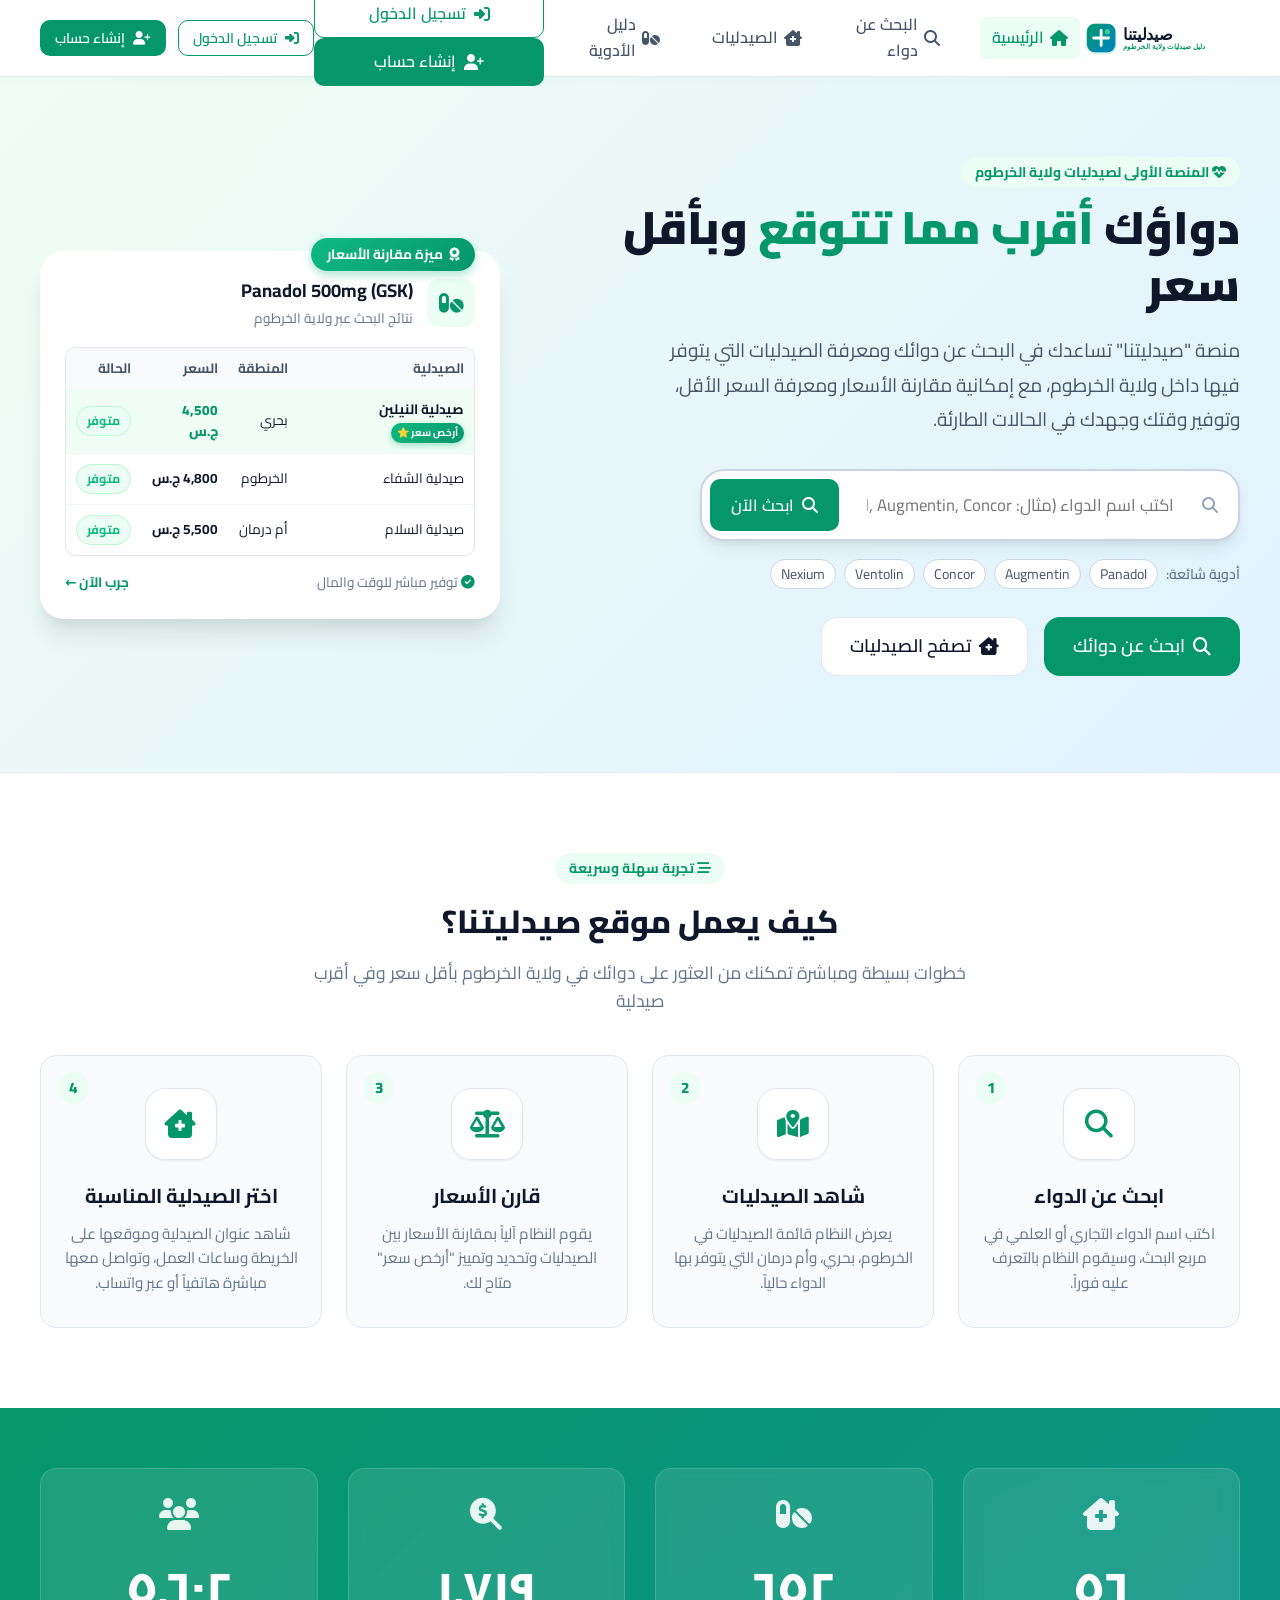
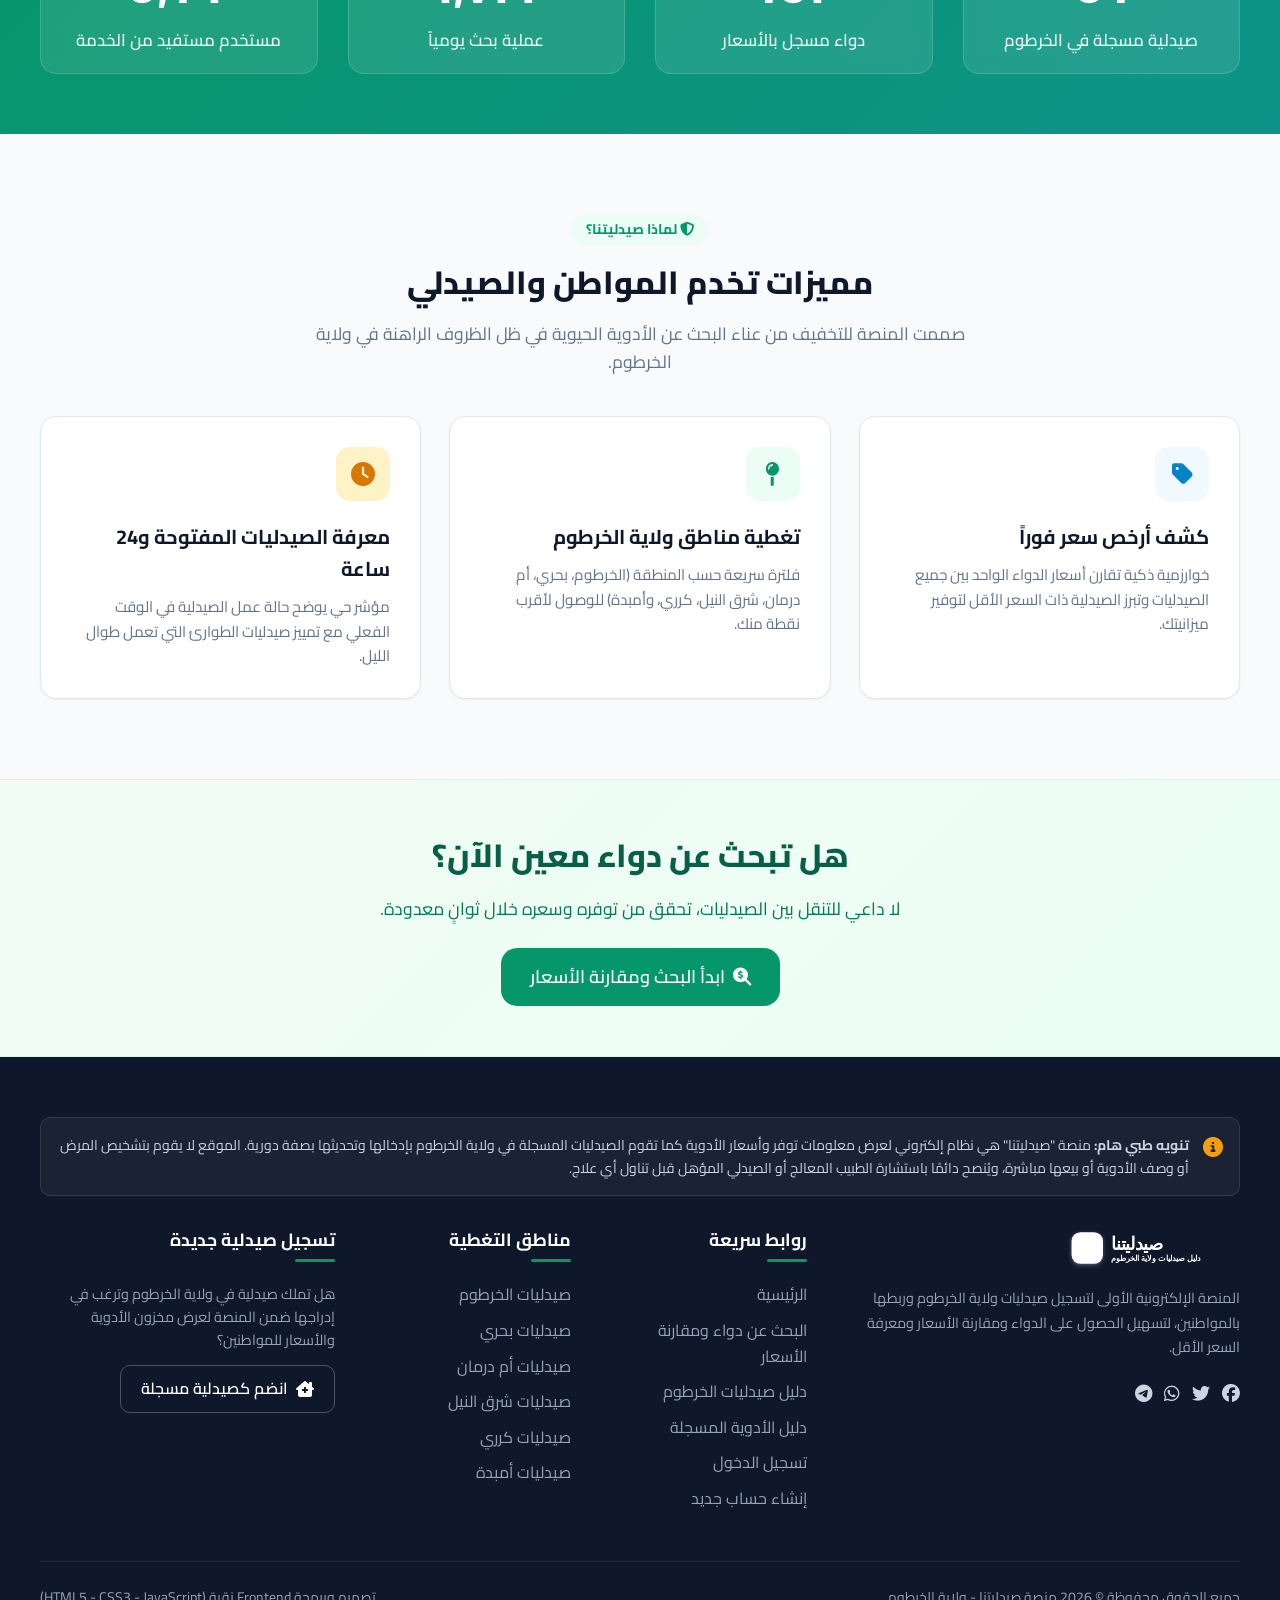
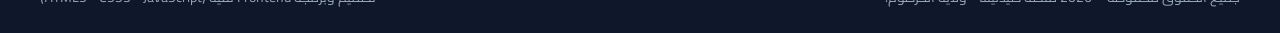
<file: saydalitiy/index.html>
<!DOCTYPE html>
<html lang="ar" dir="rtl">
<head>
  <meta charset="UTF-8">
  <meta name="viewport" content="width=device-width, initial-scale=1.0">
  <title>صيدليتنا | منصة صيدليات ولاية الخرطوم والبحث عن الدواء</title>
  <meta name="description" content="منصة صيدليتنا تساعدك في البحث عن دوائك ومعرفة الصيدليات التي يتوفر فيها داخل ولاية الخرطوم مع مقارنة الأسعار ومعرفة السعر الأقل.">
  
  <!-- Favicon -->
  <link rel="icon" type="image/svg+xml" href="images/logo.svg">
  
  <!-- FontAwesome 6 Icons -->
  <link rel="stylesheet" href="https://cdnjs.cloudflare.com/ajax/libs/font-awesome/6.5.1/css/all.min.css">
  
  <!-- CSS Stylesheets -->
  <link rel="stylesheet" href="css/style.css">
  <link rel="stylesheet" href="css/pages.css">
  <link rel="stylesheet" href="css/responsive.css">
</head>
<body>

  <!-- Site Header -->
  <header class="site-header">
    <div class="container">
      <div class="nav-wrapper">
        <!-- Logo -->
        <a href="index.html" class="brand-logo">
          <img src="images/logo.svg" alt="صيدليتنا - منصة صيدليات ولاية الخرطوم">
        </a>

        <!-- Main Navigation Links -->
        <nav class="nav-menu">
          <a href="index.html" class="nav-link active">
            <i class="fas fa-home"></i> الرئيسية
          </a>
          <a href="search.html" class="nav-link">
            <i class="fas fa-search"></i> البحث عن دواء
          </a>
          <a href="pharmacies.html" class="nav-link">
            <i class="fas fa-clinic-medical"></i> الصيدليات
          </a>
          <a href="medicines.html" class="nav-link">
            <i class="fas fa-pills"></i> دليل الأدوية
          </a>

          <!-- Mobile Actions (visible on small screens inside menu) -->
          <div class="mobile-actions">
            <a href="login.html" class="btn btn-outline-primary btn-block">
              <i class="fas fa-sign-in-alt"></i> تسجيل الدخول
            </a>
            <a href="register.html" class="btn btn-primary btn-block">
              <i class="fas fa-user-plus"></i> إنشاء حساب
            </a>
          </div>
        </nav>

        <!-- Desktop Action Buttons (Login / Register / Profile) -->
        <div class="nav-actions">
          <a href="login.html" class="btn btn-outline-primary btn-sm">
            <i class="fas fa-sign-in-alt"></i> تسجيل الدخول
          </a>
          <a href="register.html" class="btn btn-primary btn-sm">
            <i class="fas fa-user-plus"></i> إنشاء حساب
          </a>
        </div>

        <!-- Mobile Toggle Button -->
        <button class="mobile-menu-btn" aria-label="فتح القائمة">
          <i class="fas fa-bars"></i>
        </button>
      </div>
    </div>
  </header>

  <!-- Hero Section -->
  <section class="hero-section">
    <div class="container">
      <div class="hero-grid">
        <div class="hero-content">
          <span class="section-tag"><i class="fas fa-heartbeat"></i> المنصة الأولى لصيدليات ولاية الخرطوم</span>
          <h1>دواؤك <span>أقرب مما تتوقع</span> وبأقل سعر</h1>
          <p class="hero-subtitle">
            منصة "صيدليتنا" تساعدك في البحث عن دوائك ومعرفة الصيدليات التي يتوفر فيها داخل ولاية الخرطوم، مع إمكانية مقارنة الأسعار ومعرفة السعر الأقل، وتوفير وقتك وجهدك في الحالات الطارئة.
          </p>

          <!-- Interactive Search Box inside Hero -->
          <form action="search.html" method="GET" class="hero-quick-search">
            <i class="fas fa-search" style="color: #94a3b8; margin-right: 12px;"></i>
            <input type="text" name="q" placeholder="اكتب اسم الدواء (مثال: Panadol, Augmentin, Concor)..." required>
            <button type="submit" class="btn btn-primary">
              <i class="fas fa-search"></i> ابحث الآن
            </button>
          </form>

          <!-- Popular Searches Tags -->
          <div class="hero-tags" style="margin-top: 18px;">
            <span>أدوية شائعة:</span>
            <a href="search.html?q=Panadol 500mg">Panadol</a>
            <a href="search.html?q=Augmentin 1g">Augmentin</a>
            <a href="search.html?q=Concor 5mg">Concor</a>
            <a href="search.html?q=Ventolin Inhaler">Ventolin</a>
            <a href="search.html?q=Nexium 40mg">Nexium</a>
          </div>

          <!-- Hero Action Buttons -->
          <div class="hero-actions" style="margin-top: 28px;">
            <a href="search.html" class="btn btn-primary btn-lg">
              <i class="fas fa-search"></i> ابحث عن دوائك
            </a>
            <a href="pharmacies.html" class="btn btn-outline btn-lg" style="background: white;">
              <i class="fas fa-clinic-medical"></i> تصفح الصيدليات
            </a>
          </div>
        </div>

        <!-- Hero Visual Preview Card -->
        <div class="hero-visual">
          <div class="hero-card-preview">
            <div class="preview-badge-cheapest">
              <i class="fas fa-award"></i> ميزة مقارنة الأسعار
            </div>
            
            <div style="display: flex; align-items: center; gap: 14px; margin-bottom: 16px;">
              <div style="width: 48px; height: 48px; border-radius: 12px; background: #ecfdf5; display: flex; align-items: center; justify-content: center; font-size: 22px; color: var(--primary);">
                <i class="fas fa-pills"></i>
              </div>
              <div>
                <strong style="font-size: 1.15rem; color: #0f172a; display: block;">Panadol 500mg (GSK)</strong>
                <span style="font-size: 0.85rem; color: var(--text-muted);">نتائج البحث عبر ولاية الخرطوم</span>
              </div>
            </div>

            <!-- Mini Preview Comparison Table -->
            <div style="border-radius: var(--radius-md); overflow: hidden; border: 1px solid #e2e8f0; margin-bottom: 16px;">
              <table style="width: 100%; border-collapse: collapse; font-size: 0.85rem; text-align: right;">
                <thead style="background: #f8fafc; color: var(--text-secondary);">
                  <tr>
                    <th style="padding: 10px;">الصيدلية</th>
                    <th style="padding: 10px;">المنطقة</th>
                    <th style="padding: 10px;">السعر</th>
                    <th style="padding: 10px;">الحالة</th>
                  </tr>
                </thead>
                <tbody>
                  <tr style="background: #f0fdf4;">
                    <td style="padding: 10px;">
                      <strong>صيدلية النيلين</strong>
                      <span class="badge badge-cheapest" style="font-size: 10px; padding: 2px 6px;">أرخص سعر ⭐</span>
                    </td>
                    <td style="padding: 10px;">بحري</td>
                    <td style="padding: 10px; font-weight: 800; color: #059669;">4,500 ج.س</td>
                    <td style="padding: 10px;"><span class="badge badge-available">متوفر</span></td>
                  </tr>
                  <tr style="border-top: 1px solid #f1f5f9;">
                    <td style="padding: 10px;">صيدلية الشفاء</td>
                    <td style="padding: 10px;">الخرطوم</td>
                    <td style="padding: 10px; font-weight: 700;">4,800 ج.س</td>
                    <td style="padding: 10px;"><span class="badge badge-available">متوفر</span></td>
                  </tr>
                  <tr style="border-top: 1px solid #f1f5f9;">
                    <td style="padding: 10px;">صيدلية السلام</td>
                    <td style="padding: 10px;">أم درمان</td>
                    <td style="padding: 10px; font-weight: 700;">5,500 ج.س</td>
                    <td style="padding: 10px;"><span class="badge badge-available">متوفر</span></td>
                  </tr>
                </tbody>
              </table>
            </div>

            <div style="display: flex; align-items: center; justify-content: space-between; font-size: 0.85rem; color: var(--text-muted);">
              <span><i class="fas fa-check-circle" style="color: var(--primary);"></i> توفير مباشر للوقت والمال</span>
              <a href="search.html?q=Panadol 500mg" style="color: var(--primary); font-weight: 700;">جرب الآن &larr;</a>
            </div>
          </div>
        </div>
      </div>
    </div>
  </section>

  <!-- How It Works (كيف يعمل الموقع؟) -->
  <section class="steps-section">
    <div class="container">
      <div class="section-header">
        <span class="section-tag"><i class="fas fa-stream"></i> تجربة سهلة وسريعة</span>
        <h2 class="section-title">كيف يعمل موقع صيدليتنا؟</h2>
        <p class="section-desc">
          خطوات بسيطة ومباشرة تمكنك من العثور على دوائك في ولاية الخرطوم بأقل سعر وفي أقرب صيدلية
        </p>
      </div>

      <div class="steps-grid">
        <!-- Step 1 -->
        <div class="step-card">
          <div class="step-number">1</div>
          <div class="step-icon">
            <i class="fas fa-search"></i>
          </div>
          <h3>ابحث عن الدواء</h3>
          <p>اكتب اسم الدواء التجاري أو العلمي في مربع البحث، وسيقوم النظام بالتعرف عليه فوراً.</p>
        </div>

        <!-- Step 2 -->
        <div class="step-card">
          <div class="step-number">2</div>
          <div class="step-icon">
            <i class="fas fa-map-marked-alt"></i>
          </div>
          <h3>شاهد الصيدليات</h3>
          <p>يعرض النظام قائمة الصيدليات في الخرطوم، بحري، وأم درمان التي يتوفر بها الدواء حالياً.</p>
        </div>

        <!-- Step 3 -->
        <div class="step-card">
          <div class="step-number">3</div>
          <div class="step-icon">
            <i class="fas fa-balance-scale"></i>
          </div>
          <h3>قارن الأسعار</h3>
          <p>يقوم النظام آلياً بمقارنة الأسعار بين الصيدليات وتحديد وتمييز "أرخص سعر" متاح لك.</p>
        </div>

        <!-- Step 4 -->
        <div class="step-card">
          <div class="step-number">4</div>
          <div class="step-icon">
            <i class="fas fa-clinic-medical"></i>
          </div>
          <h3>اختر الصيدلية المناسبة</h3>
          <p>شاهد عنوان الصيدلية وموقعها على الخريطة وساعات العمل، وتواصل معها مباشرة هاتفياً أو عبر واتساب.</p>
        </div>
      </div>
    </div>
  </section>

  <!-- Live Statistics (إحصائيات المنصة) -->
  <section class="stats-section">
    <div class="container">
      <div class="stats-grid">
        <div class="stat-item">
          <div class="stat-icon"><i class="fas fa-clinic-medical"></i></div>
          <div class="stat-number" data-count="120">120+</div>
          <div class="stat-label">صيدلية مسجلة في الخرطوم</div>
        </div>

        <div class="stat-item">
          <div class="stat-icon"><i class="fas fa-pills"></i></div>
          <div class="stat-number" data-count="1450">1,450+</div>
          <div class="stat-label">دواء مسجل بالأسعار</div>
        </div>

        <div class="stat-item">
          <div class="stat-icon"><i class="fas fa-search-dollar"></i></div>
          <div class="stat-number" data-count="3820">3,800+</div>
          <div class="stat-label">عملية بحث يومياً</div>
        </div>

        <div class="stat-item">
          <div class="stat-icon"><i class="fas fa-users"></i></div>
          <div class="stat-number" data-count="12450">12,000+</div>
          <div class="stat-label">مستخدم مستفيد من الخدمة</div>
        </div>
      </div>
    </div>
  </section>

  <!-- Platform Features Section -->
  <section class="features-section">
    <div class="container">
      <div class="section-header">
        <span class="section-tag"><i class="fas fa-shield-alt"></i> لماذا صيدليتنا؟</span>
        <h2 class="section-title">مميزات تخدم المواطن والصيدلي</h2>
        <p class="section-desc">صممت المنصة للتخفيف من عناء البحث عن الأدوية الحيوية في ظل الظروف الراهنة في ولاية الخرطوم.</p>
      </div>

      <div class="features-grid">
        <div class="feature-box">
          <div class="feature-icon-wrapper">
            <i class="fas fa-tag"></i>
          </div>
          <h3 style="font-size: 1.25rem; font-weight: 700; margin-bottom: 10px;">كشف أرخص سعر فوراً</h3>
          <p style="color: var(--text-muted); font-size: 0.95rem; line-height: 1.6;">
            خوارزمية ذكية تقارن أسعار الدواء الواحد بين جميع الصيدليات وتبرز الصيدلية ذات السعر الأقل لتوفير ميزانيتك.
          </p>
        </div>

        <div class="feature-box">
          <div class="feature-icon-wrapper" style="background-color: var(--primary-light); color: var(--primary);">
            <i class="fas fa-map-pin"></i>
          </div>
          <h3 style="font-size: 1.25rem; font-weight: 700; margin-bottom: 10px;">تغطية مناطق ولاية الخرطوم</h3>
          <p style="color: var(--text-muted); font-size: 0.95rem; line-height: 1.6;">
            فلترة سريعة حسب المنطقة (الخرطوم، بحري، أم درمان، شرق النيل، كرري، وأمبدة) للوصول لأقرب نقطة منك.
          </p>
        </div>

        <div class="feature-box">
          <div class="feature-icon-wrapper" style="background-color: #fef3c7; color: #d97706;">
            <i class="fas fa-clock"></i>
          </div>
          <h3 style="font-size: 1.25rem; font-weight: 700; margin-bottom: 10px;">معرفة الصيدليات المفتوحة و24 ساعة</h3>
          <p style="color: var(--text-muted); font-size: 0.95rem; line-height: 1.6;">
            مؤشر حي يوضح حالة عمل الصيدلية في الوقت الفعلي مع تمييز صيدليات الطوارئ التي تعمل طوال الليل.
          </p>
        </div>
      </div>
    </div>
  </section>

  <!-- CTA Banner -->
  <section style="background: linear-gradient(135deg, #f0fdf4 0%, #ecfdf5 100%); padding: 50px 0; border-top: 1px solid #d1fae5; border-bottom: 1px solid #d1fae5;">
    <div class="container" style="text-align: center;">
      <h2 style="font-size: 2rem; font-weight: 800; color: #065f46; margin-bottom: 14px;">هل تبحث عن دواء معين الآن؟</h2>
      <p style="color: #047857; font-size: 1.1rem; max-width: 620px; margin: 0 auto 24px;">
        لا داعي للتنقل بين الصيدليات، تحقق من توفره وسعره خلال ثوانٍ معدودة.
      </p>
      <a href="search.html" class="btn btn-primary btn-lg">
        <i class="fas fa-search-dollar"></i> ابدأ البحث ومقارنة الأسعار
      </a>
    </div>
  </section>

  <!-- Site Footer -->
  <footer class="site-footer">
    <div class="container">
      
      <!-- Medical Disclaimer Box as specified in prompt -->
      <div class="medical-disclaimer-card">
        <i class="fas fa-info-circle"></i>
        <p>
          <strong>تنويه طبي هام:</strong> منصة "صيدليتنا" هي نظام إلكتروني لعرض معلومات توفر وأسعار الأدوية كما تقوم الصيدليات المسجلة في ولاية الخرطوم بإدخالها وتحديثها بصفة دورية. الموقع لا يقوم بتشخيص المرض أو وصف الأدوية أو بيعها مباشرة، ويُنصح دائمًا باستشارة الطبيب المعالج أو الصيدلي المؤهل قبل تناول أي علاج.
        </p>
      </div>

      <div class="footer-grid">
        <div class="footer-col">
          <div style="display: flex; align-items: center; gap: 10px; margin-bottom: 16px;">
            <img src="images/logo.svg" alt="صيدليتنا" style="height: 44px; filter: brightness(0) invert(1);">
          </div>
          <p style="color: #94a3b8; font-size: 0.9rem; line-height: 1.7; margin-bottom: 20px;">
            المنصة الإلكترونية الأولى لتسجيل صيدليات ولاية الخرطوم وربطها بالمواطنين، لتسهيل الحصول على الدواء ومقارنة الأسعار ومعرفة السعر الأقل.
          </p>
          <div style="display: flex; gap: 12px; font-size: 18px;">
            <a href="#" style="color: #cbd5e1;"><i class="fab fa-facebook"></i></a>
            <a href="#" style="color: #cbd5e1;"><i class="fab fa-twitter"></i></a>
            <a href="#" style="color: #cbd5e1;"><i class="fab fa-whatsapp"></i></a>
            <a href="#" style="color: #cbd5e1;"><i class="fab fa-telegram"></i></a>
          </div>
        </div>

        <div class="footer-col">
          <h4>روابط سريعة</h4>
          <ul class="footer-links">
            <li><a href="index.html">الرئيسية</a></li>
            <li><a href="search.html">البحث عن دواء ومقارنة الأسعار</a></li>
            <li><a href="pharmacies.html">دليل صيدليات الخرطوم</a></li>
            <li><a href="medicines.html">دليل الأدوية المسجلة</a></li>
            <li><a href="login.html">تسجيل الدخول</a></li>
            <li><a href="register.html">إنشاء حساب جديد</a></li>
          </ul>
        </div>

        <div class="footer-col">
          <h4>مناطق التغطية</h4>
          <ul class="footer-links">
            <li><a href="pharmacies.html?area=الخرطوم">صيدليات الخرطوم</a></li>
            <li><a href="pharmacies.html?area=بحري">صيدليات بحري</a></li>
            <li><a href="pharmacies.html?area=أم درمان">صيدليات أم درمان</a></li>
            <li><a href="pharmacies.html?area=شرق النيل">صيدليات شرق النيل</a></li>
            <li><a href="pharmacies.html?area=كرري">صيدليات كرري</a></li>
            <li><a href="pharmacies.html?area=أمبدة">صيدليات أمبدة</a></li>
          </ul>
        </div>

        <div class="footer-col">
          <h4>تسجيل صيدلية جديدة</h4>
          <p style="color: #94a3b8; font-size: 0.9rem; margin-bottom: 14px;">
            هل تملك صيدلية في ولاية الخرطوم وترغب في إدراجها ضمن المنصة لعرض مخزون الأدوية والأسعار للمواطنين؟
          </p>
          <a href="register.html?type=pharmacy" class="btn btn-outline" style="color: #ffffff; border-color: rgba(255,255,255,0.25);">
            <i class="fas fa-clinic-medical"></i> انضم كصيدلية مسجلة
          </a>
        </div>
      </div>

      <div class="footer-bottom">
        <div>
          جميع الحقوق محفوظة &copy; 2026 منصة صيدليتنا - ولاية الخرطوم.
        </div>
        <div>
          تصميم وبرمجة Frontend نقية (HTML5 - CSS3 - JavaScript)
        </div>
      </div>
    </div>
  </footer>

  <!-- Scripts -->
  <script src="js/data.js"></script>
  <script src="js/main.js"></script>
</body>
</html>
</file>
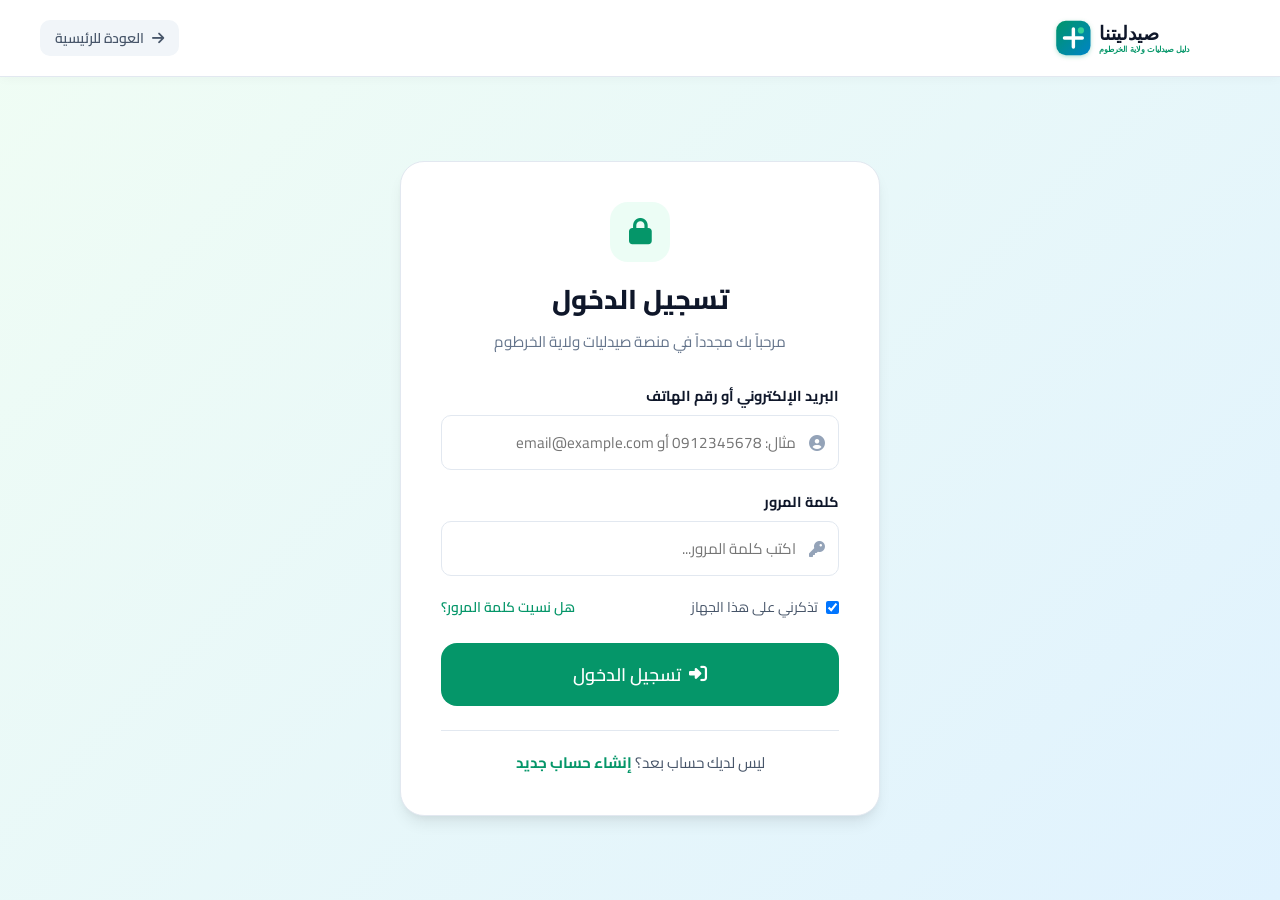
<file: saydalitiy/login.html>
<!DOCTYPE html>
<html lang="ar" dir="rtl">
<head>
  <meta charset="UTF-8">
  <meta name="viewport" content="width=device-width, initial-scale=1.0">
  <title>تسجيل الدخول | منصة صيدليتنا</title>
  <meta name="description" content="تسجيل الدخول إلى حسابك في منصة صيدليتنا للوصول إلى تفضيلات الأدوية وسجل البحث وإشعارات الصيدليات.">
  
  <link rel="icon" type="image/svg+xml" href="images/logo.svg">
  <link rel="stylesheet" href="https://cdnjs.cloudflare.com/ajax/libs/font-awesome/6.5.1/css/all.min.css">
  
  <link rel="stylesheet" href="css/style.css">
  <link rel="stylesheet" href="css/pages.css">
  <link rel="stylesheet" href="css/responsive.css">
</head>
<body style="background: linear-gradient(135deg, #f0fdf4 0%, #e0f2fe 100%);">

  <!-- Header -->
  <header class="site-header">
    <div class="container">
      <div class="nav-wrapper">
        <a href="index.html" class="brand-logo">
          <img src="images/logo.svg" alt="صيدليتنا">
        </a>
        <div>
          <a href="index.html" class="btn btn-light btn-sm">
            <i class="fas fa-arrow-right"></i> العودة للرئيسية
          </a>
        </div>
      </div>
    </div>
  </header>

  <!-- Login Form Wrapper -->
  <main class="auth-page-wrapper">
    <div class="auth-card">
      <div class="auth-header">
        <div style="width: 60px; height: 60px; border-radius: 18px; background: #ecfdf5; color: var(--primary); display: flex; align-items: center; justify-content: center; font-size: 26px; margin: 0 auto 16px;">
          <i class="fas fa-lock"></i>
        </div>
        <h2>تسجيل الدخول</h2>
        <p>مرحباً بك مجدداً في منصة صيدليات ولاية الخرطوم</p>
      </div>

      <form id="loginForm" novalidate>
        <!-- Identity: Email or Phone -->
        <div class="form-group">
          <label for="loginIdentity">البريد الإلكتروني أو رقم الهاتف</label>
          <div class="input-with-icon">
            <i class="fas fa-user-circle"></i>
            <input type="text" id="loginIdentity" placeholder="مثال: 0912345678 أو email@example.com" required>
          </div>
          <div class="input-error"></div>
        </div>

        <!-- Password -->
        <div class="form-group">
          <label for="loginPassword">كلمة المرور</label>
          <div class="input-with-icon">
            <i class="fas fa-key"></i>
            <input type="password" id="loginPassword" placeholder="اكتب كلمة المرور..." required>
          </div>
          <div class="input-error"></div>
        </div>

        <!-- Meta: Remember & Forgot -->
        <div class="auth-meta-row">
          <label style="display: flex; align-items: center; gap: 8px; cursor: pointer; color: var(--text-secondary);">
            <input type="checkbox" id="rememberMe" checked>
            <span>تذكرني على هذا الجهاز</span>
          </label>
          <a href="#" onclick="handleForgotPassword(event)" style="color: var(--primary); font-weight: 600;">هل نسيت كلمة المرور؟</a>
        </div>

        <!-- Submit Button -->
        <button type="submit" class="btn btn-primary btn-block btn-lg">
          <i class="fas fa-sign-in-alt"></i> تسجيل الدخول
        </button>
      </form>

      <!-- Footer: Link to Register -->
      <div class="auth-footer">
        ليس لديك حساب بعد؟ <a href="register.html">إنشاء حساب جديد</a>
      </div>
    </div>
  </main>

  <!-- Scripts -->
  <script src="js/data.js"></script>
  <script src="js/main.js"></script>
  <script src="js/auth.js"></script>
</body>
</html>
</file>
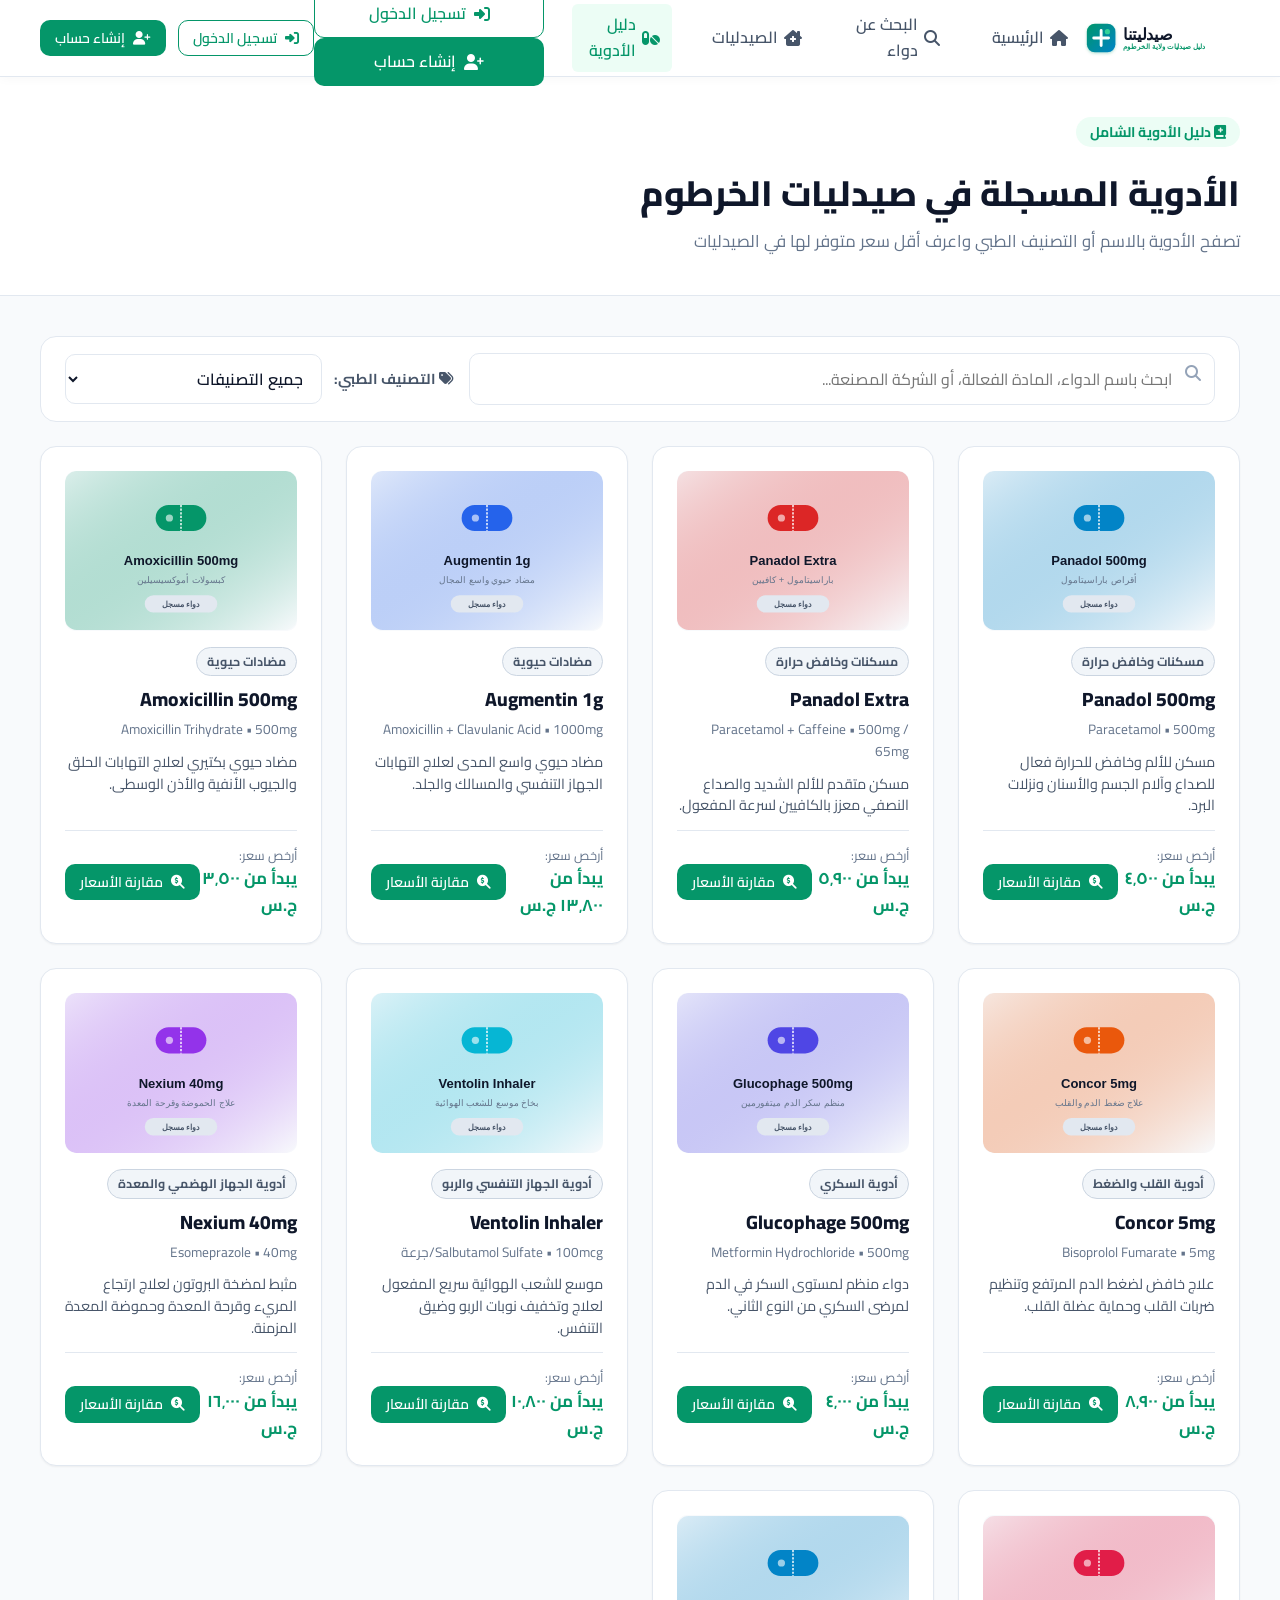
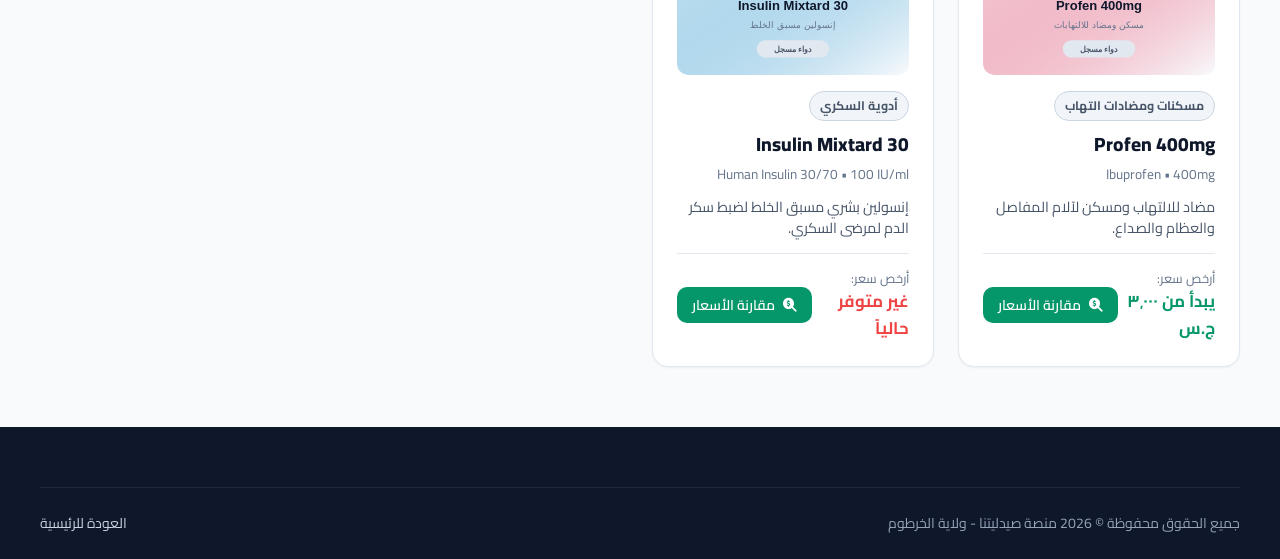
<file: saydalitiy/medicines.html>
<!DOCTYPE html>
<html lang="ar" dir="rtl">
<head>
  <meta charset="UTF-8">
  <meta name="viewport" content="width=device-width, initial-scale=1.0">
  <title>دليل الأدوية المسجلة | منصة صيدليتنا</title>
  <meta name="description" content="تصفح قائمة الأدوية المسجلة في صيدليات ولاية الخرطوم، والمادة الفعالة، والجرعات، وقارن أسعارها فوراً.">
  
  <link rel="icon" type="image/svg+xml" href="images/logo.svg">
  <link rel="stylesheet" href="https://cdnjs.cloudflare.com/ajax/libs/font-awesome/6.5.1/css/all.min.css">
  
  <link rel="stylesheet" href="css/style.css">
  <link rel="stylesheet" href="css/pages.css">
  <link rel="stylesheet" href="css/responsive.css">
</head>
<body>

  <!-- Site Header -->
  <header class="site-header">
    <div class="container">
      <div class="nav-wrapper">
        <a href="index.html" class="brand-logo">
          <img src="images/logo.svg" alt="صيدليتنا - منصة صيدليات ولاية الخرطوم">
        </a>

        <nav class="nav-menu">
          <a href="index.html" class="nav-link">
            <i class="fas fa-home"></i> الرئيسية
          </a>
          <a href="search.html" class="nav-link">
            <i class="fas fa-search"></i> البحث عن دواء
          </a>
          <a href="pharmacies.html" class="nav-link">
            <i class="fas fa-clinic-medical"></i> الصيدليات
          </a>
          <a href="medicines.html" class="nav-link active">
            <i class="fas fa-pills"></i> دليل الأدوية
          </a>

          <div class="mobile-actions">
            <a href="login.html" class="btn btn-outline-primary btn-block">
              <i class="fas fa-sign-in-alt"></i> تسجيل الدخول
            </a>
            <a href="register.html" class="btn btn-primary btn-block">
              <i class="fas fa-user-plus"></i> إنشاء حساب
            </a>
          </div>
        </nav>

        <div class="nav-actions">
          <a href="login.html" class="btn btn-outline-primary btn-sm">
            <i class="fas fa-sign-in-alt"></i> تسجيل الدخول
          </a>
          <a href="register.html" class="btn btn-primary btn-sm">
            <i class="fas fa-user-plus"></i> إنشاء حساب
          </a>
        </div>

        <button class="mobile-menu-btn" aria-label="فتح القائمة">
          <i class="fas fa-bars"></i>
        </button>
      </div>
    </div>
  </header>

  <!-- Page Header -->
  <div style="background-color: #ffffff; border-bottom: 1px solid var(--border-color); padding: 40px 0;">
    <div class="container">
      <span class="section-tag"><i class="fas fa-book-medical"></i> دليل الأدوية الشامل</span>
      <h1 style="font-size: 2.2rem; font-weight: 800; color: #0f172a; margin-top: 6px;">
        الأدوية المسجلة في صيدليات الخرطوم
      </h1>
      <p style="color: var(--text-muted); font-size: 1.05rem; margin-top: 6px;">
        تصفح الأدوية بالاسم أو التصنيف الطبي واعرف أقل سعر متوفر لها في الصيدليات
      </p>
    </div>
  </div>

  <!-- Content & Filter Area -->
  <main class="container" style="padding: 40px 20px 60px;">
    
    <div class="search-toolbar">
      <div style="flex: 1; min-width: 280px;">
        <div style="position: relative;">
          <i class="fas fa-search" style="position: absolute; right: 14px; top: 12px; color: #94a3b8;"></i>
          <input type="text" id="medicineCatalogSearch" placeholder="ابحث باسم الدواء، المادة الفعالة، أو الشركة المصنعة..."
            style="width: 100%; padding: 10px 42px 10px 14px; border: 1.5px solid var(--border-color); border-radius: var(--radius-md); outline: none;">
        </div>
      </div>

      <div class="filter-group">
        <span class="filter-label"><i class="fas fa-tags"></i> التصنيف الطبي:</span>
        <select id="categoryFilter" class="custom-select">
          <option value="الكل">جميع التصنيفات</option>
          <option value="مسكنات وخافض حرارة">مسكنات وخافض حرارة</option>
          <option value="مضادات حيوية">مضادات حيوية</option>
          <option value="أدوية القلب والضغط">أدوية القلب والضغط</option>
          <option value="أدوية السكري">أدوية السكري</option>
          <option value="أدوية الجهاز التنفسي والربو">أدوية الجهاز التنفسي والربو</option>
          <option value="أدوية الجهاز الهضمي والمعدة">أدوية الجهاز الهضمي والمعدة</option>
          <option value="مسكنات ومضادات التهاب">مسكنات ومضادات التهاب</option>
        </select>
      </div>
    </div>

    <!-- Medicines Grid -->
    <div id="medicinesCatalogContainer" style="display: grid; grid-template-columns: repeat(auto-fill, minmax(280px, 1fr)); gap: 24px;">
      <!-- Populated dynamically via medicines.js -->
    </div>

  </main>

  <!-- Site Footer -->
  <footer class="site-footer">
    <div class="container">
      <div class="footer-bottom">
        <div>جميع الحقوق محفوظة &copy; 2026 منصة صيدليتنا - ولاية الخرطوم</div>
        <div><a href="index.html" style="color: #cbd5e1;">العودة للرئيسية</a></div>
      </div>
    </div>
  </footer>

  <!-- Scripts -->
  <script src="js/data.js"></script>
  <script src="js/main.js"></script>
  <script src="js/medicines.js"></script>
</body>
</html>
</file>
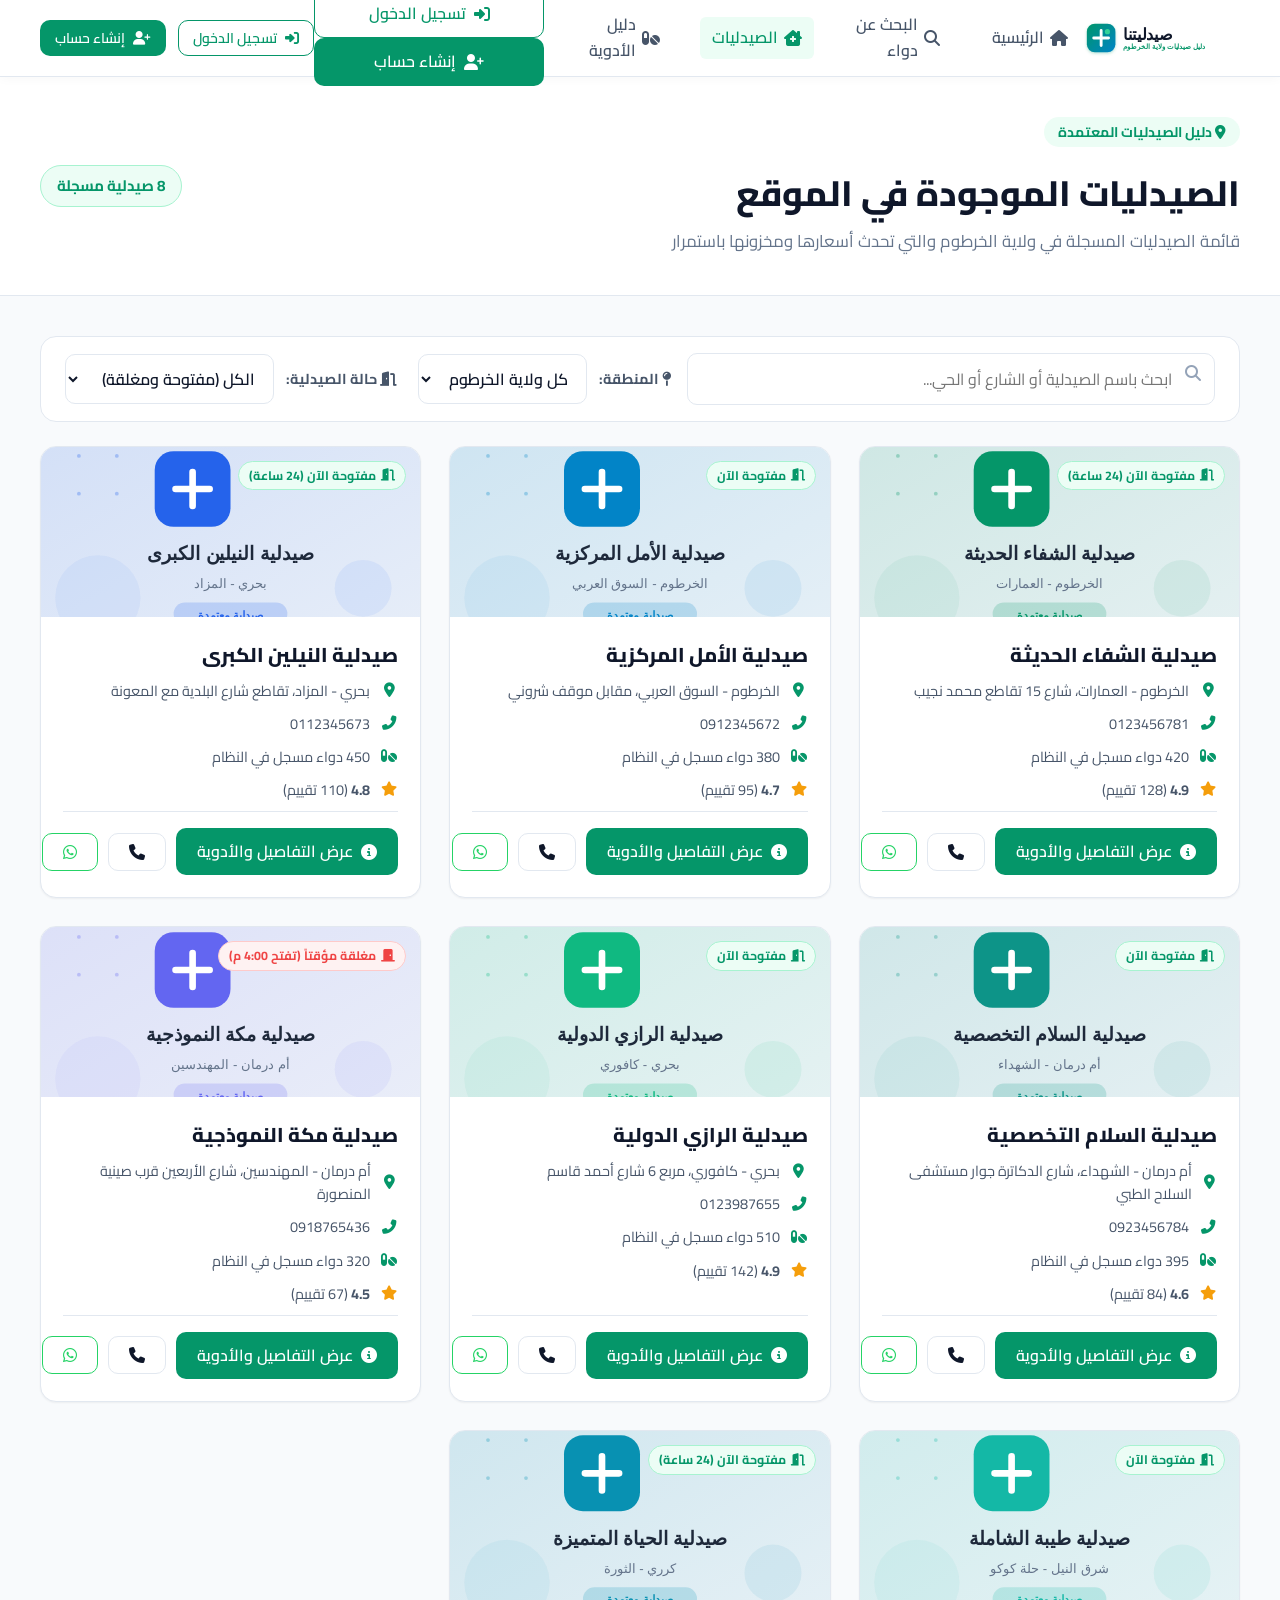
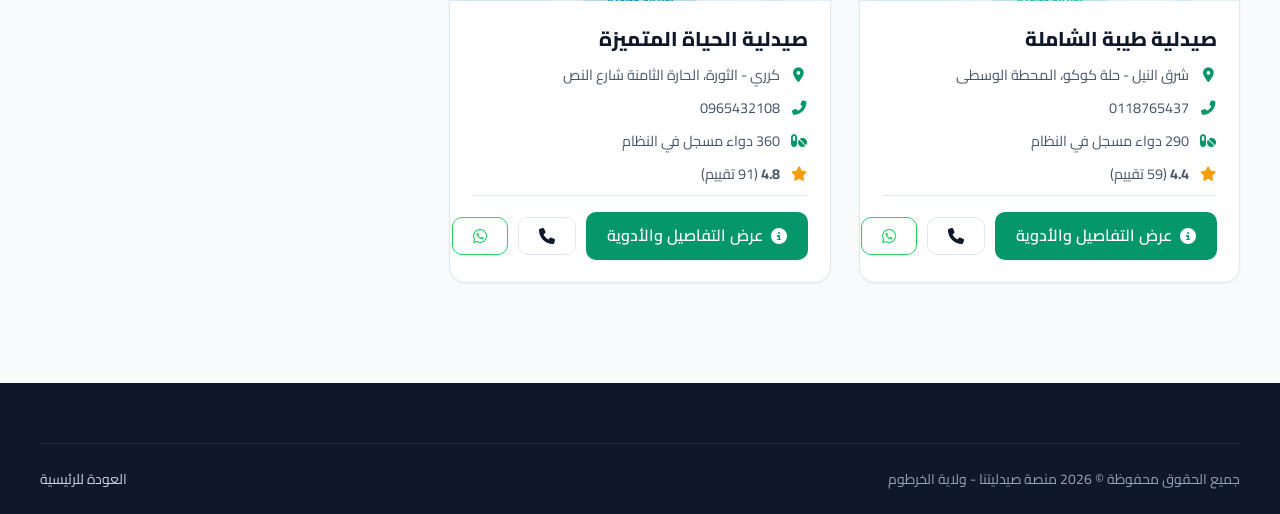
<file: saydalitiy/pharmacies.html>
<!DOCTYPE html>
<html lang="ar" dir="rtl">
<head>
  <meta charset="UTF-8">
  <meta name="viewport" content="width=device-width, initial-scale=1.0">
  <title>الصيدليات المسجلة في ولاية الخرطوم | منصة صيدليتنا</title>
  <meta name="description" content="تصفح جميع الصيدليات المسجلة في الخرطوم، بحري، أم درمان، شرق النيل، وكرري، وتعرف على ساعات العمل وحالة التوفر.">
  
  <link rel="icon" type="image/svg+xml" href="images/logo.svg">
  <link rel="stylesheet" href="https://cdnjs.cloudflare.com/ajax/libs/font-awesome/6.5.1/css/all.min.css">
  
  <link rel="stylesheet" href="css/style.css">
  <link rel="stylesheet" href="css/pages.css">
  <link rel="stylesheet" href="css/responsive.css">
</head>
<body>

  <!-- Site Header -->
  <header class="site-header">
    <div class="container">
      <div class="nav-wrapper">
        <a href="index.html" class="brand-logo">
          <img src="images/logo.svg" alt="صيدليتنا - منصة صيدليات ولاية الخرطوم">
        </a>

        <nav class="nav-menu">
          <a href="index.html" class="nav-link">
            <i class="fas fa-home"></i> الرئيسية
          </a>
          <a href="search.html" class="nav-link">
            <i class="fas fa-search"></i> البحث عن دواء
          </a>
          <a href="pharmacies.html" class="nav-link active">
            <i class="fas fa-clinic-medical"></i> الصيدليات
          </a>
          <a href="medicines.html" class="nav-link">
            <i class="fas fa-pills"></i> دليل الأدوية
          </a>

          <div class="mobile-actions">
            <a href="login.html" class="btn btn-outline-primary btn-block">
              <i class="fas fa-sign-in-alt"></i> تسجيل الدخول
            </a>
            <a href="register.html" class="btn btn-primary btn-block">
              <i class="fas fa-user-plus"></i> إنشاء حساب
            </a>
          </div>
        </nav>

        <div class="nav-actions">
          <a href="login.html" class="btn btn-outline-primary btn-sm">
            <i class="fas fa-sign-in-alt"></i> تسجيل الدخول
          </a>
          <a href="register.html" class="btn btn-primary btn-sm">
            <i class="fas fa-user-plus"></i> إنشاء حساب
          </a>
        </div>

        <button class="mobile-menu-btn" aria-label="فتح القائمة">
          <i class="fas fa-bars"></i>
        </button>
      </div>
    </div>
  </header>

  <!-- Page Header -->
  <div style="background-color: #ffffff; border-bottom: 1px solid var(--border-color); padding: 40px 0;">
    <div class="container">
      <div style="display: flex; align-items: center; justify-content: space-between; flex-wrap: wrap; gap: 20px;">
        <div>
          <span class="section-tag"><i class="fas fa-map-marker-alt"></i> دليل الصيدليات المعتمدة</span>
          <h1 style="font-size: 2.2rem; font-weight: 800; color: #0f172a; margin-top: 6px;">
            الصيدليات الموجودة في الموقع
          </h1>
          <p style="color: var(--text-muted); font-size: 1.05rem; margin-top: 6px;">
            قائمة الصيدليات المسجلة في ولاية الخرطوم والتي تحدث أسعارها ومخزونها باستمرار
          </p>
        </div>
        <div>
          <span id="pharmaciesCountBadge" class="badge badge-open" style="font-size: 0.95rem; padding: 8px 16px;">
            <i class="fas fa-clinic-medical"></i> جاري التحميل...
          </span>
        </div>
      </div>
    </div>
  </div>

  <!-- Main Content & Filters -->
  <main class="container" style="padding: 40px 20px 60px;">
    
    <!-- Filter Controls Bar -->
    <div class="search-toolbar">
      <div style="flex: 1; min-width: 260px;">
        <div style="position: relative;">
          <i class="fas fa-search" style="position: absolute; right: 14px; top: 12px; color: #94a3b8;"></i>
          <input type="text" id="pharmacySearchInput" placeholder="ابحث باسم الصيدلية أو الشارع أو الحي..."
            style="width: 100%; padding: 10px 42px 10px 14px; border: 1.5px solid var(--border-color); border-radius: var(--radius-md); outline: none;">
        </div>
      </div>

      <div class="filter-group">
        <span class="filter-label"><i class="fas fa-map-pin"></i> المنطقة:</span>
        <select id="pharmacyAreaSelect" class="custom-select">
          <option value="الكل">كل ولاية الخرطوم</option>
          <option value="الخرطوم">الخرطوم</option>
          <option value="بحري">بحري</option>
          <option value="أم درمان">أم درمان</option>
          <option value="شرق النيل">شرق النيل</option>
          <option value="كرري">كرري</option>
          <option value="أمبدة">أمبدة</option>
        </select>

        <span class="filter-label" style="margin-right: 10px;"><i class="fas fa-door-open"></i> حالة الصيدلية:</span>
        <select id="pharmacyStatusSelect" class="custom-select">
          <option value="all">الكل (مفتوحة ومغلقة)</option>
          <option value="open">المفتوحة الآن فقط</option>
          <option value="24h">صيدليات خدمة 24 ساعة</option>
        </select>
      </div>
    </div>

    <!-- Pharmacies Cards Grid -->
    <div id="pharmaciesContainer" class="pharmacies-grid">
      <!-- Injected dynamically via pharmacies.js -->
    </div>

  </main>

  <!-- Site Footer -->
  <footer class="site-footer">
    <div class="container">
      <div class="footer-bottom">
        <div>جميع الحقوق محفوظة &copy; 2026 منصة صيدليتنا - ولاية الخرطوم</div>
        <div><a href="index.html" style="color: #cbd5e1;">العودة للرئيسية</a></div>
      </div>
    </div>
  </footer>

  <!-- Scripts -->
  <script src="js/data.js"></script>
  <script src="js/main.js"></script>
  <script src="js/pharmacies.js"></script>
</body>
</html>
</file>
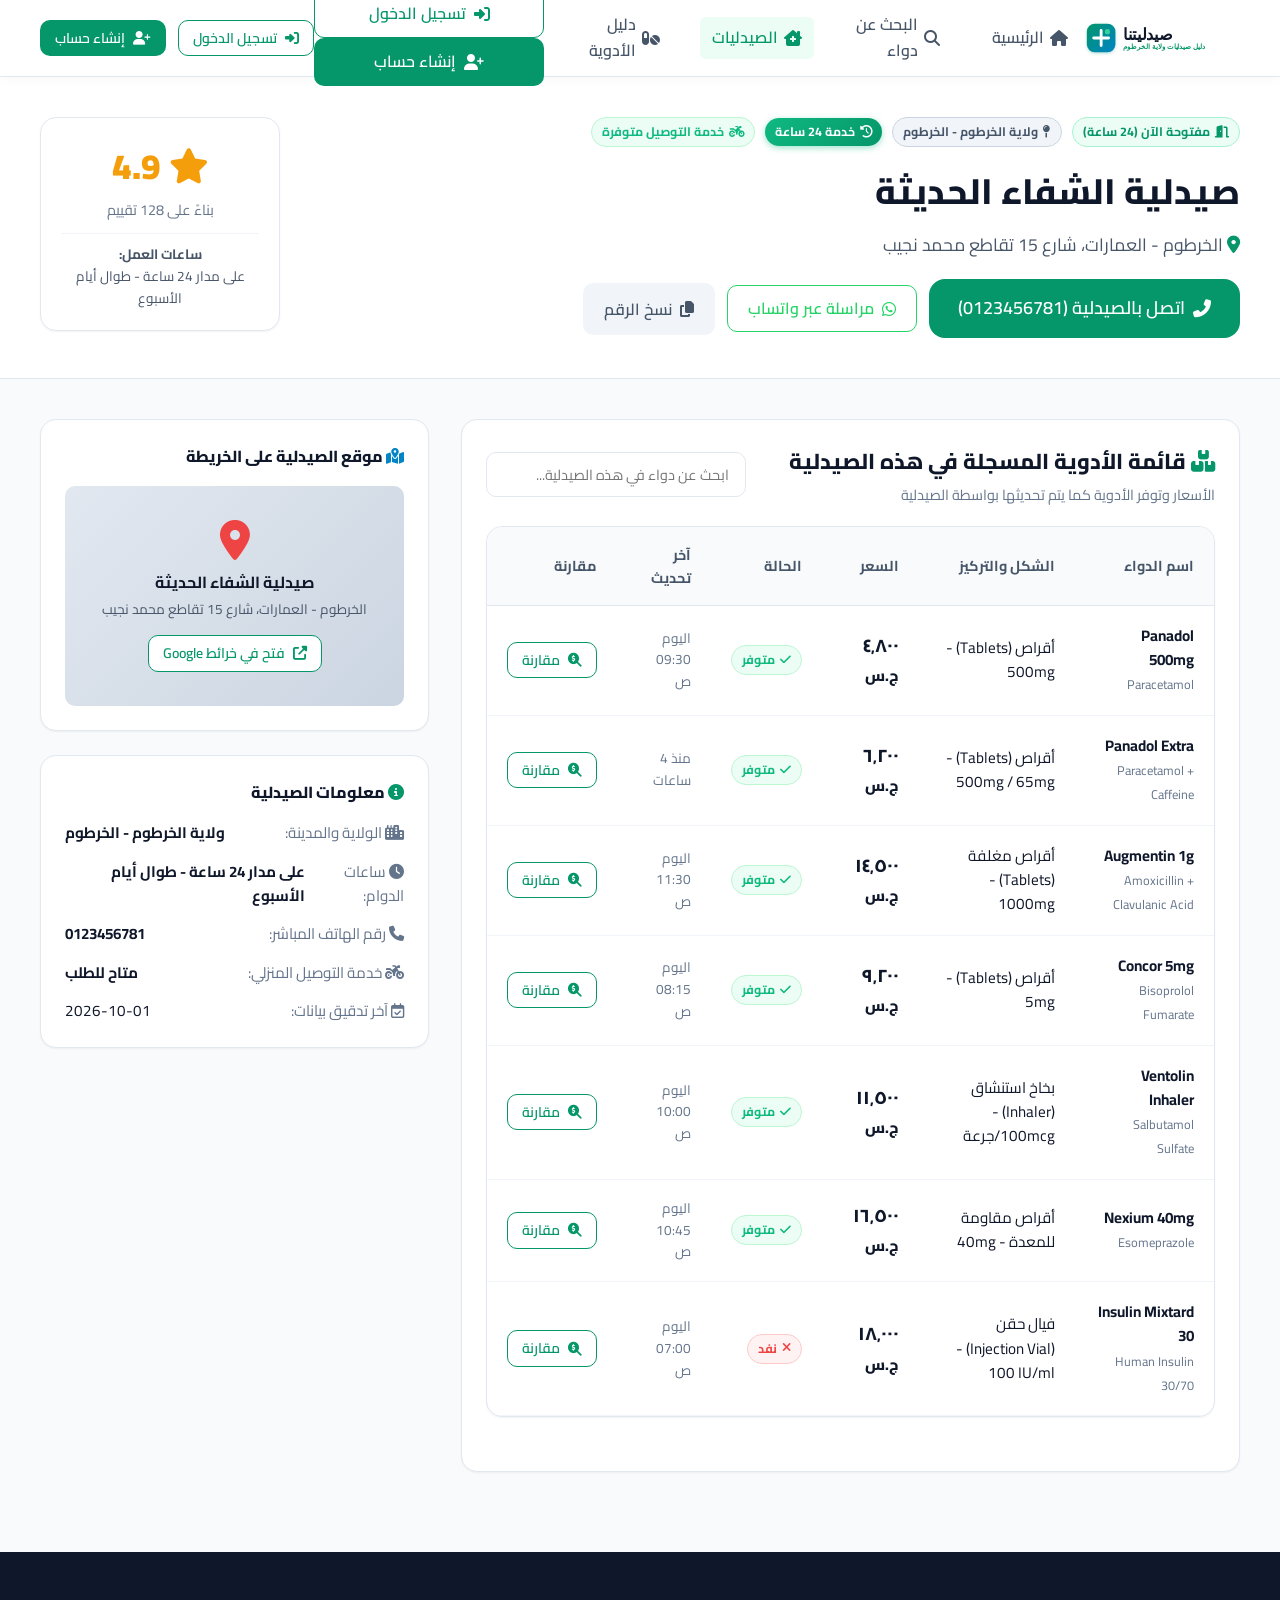
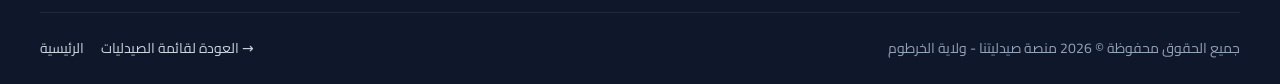
<file: saydalitiy/pharmacy-details.html>
<!DOCTYPE html>
<html lang="ar" dir="rtl">
<head>
  <meta charset="UTF-8">
  <meta name="viewport" content="width=device-width, initial-scale=1.0">
  <title>تفاصيل الصيدلية | منصة صيدليتنا</title>
  <meta name="description" content="بيانات وتفاصيل الصيدلية وساعات العمل وقائمة الأدوية المتوفرة وأسعارها وموقعها على الخريطة.">
  
  <link rel="icon" type="image/svg+xml" href="images/logo.svg">
  <link rel="stylesheet" href="https://cdnjs.cloudflare.com/ajax/libs/font-awesome/6.5.1/css/all.min.css">
  
  <link rel="stylesheet" href="css/style.css">
  <link rel="stylesheet" href="css/pages.css">
  <link rel="stylesheet" href="css/responsive.css">
</head>
<body>

  <!-- Site Header -->
  <header class="site-header">
    <div class="container">
      <div class="nav-wrapper">
        <a href="index.html" class="brand-logo">
          <img src="images/logo.svg" alt="صيدليتنا - منصة صيدليات ولاية الخرطوم">
        </a>

        <nav class="nav-menu">
          <a href="index.html" class="nav-link">
            <i class="fas fa-home"></i> الرئيسية
          </a>
          <a href="search.html" class="nav-link">
            <i class="fas fa-search"></i> البحث عن دواء
          </a>
          <a href="pharmacies.html" class="nav-link active">
            <i class="fas fa-clinic-medical"></i> الصيدليات
          </a>
          <a href="medicines.html" class="nav-link">
            <i class="fas fa-pills"></i> دليل الأدوية
          </a>

          <div class="mobile-actions">
            <a href="login.html" class="btn btn-outline-primary btn-block">
              <i class="fas fa-sign-in-alt"></i> تسجيل الدخول
            </a>
            <a href="register.html" class="btn btn-primary btn-block">
              <i class="fas fa-user-plus"></i> إنشاء حساب
            </a>
          </div>
        </nav>

        <div class="nav-actions">
          <a href="login.html" class="btn btn-outline-primary btn-sm">
            <i class="fas fa-sign-in-alt"></i> تسجيل الدخول
          </a>
          <a href="register.html" class="btn btn-primary btn-sm">
            <i class="fas fa-user-plus"></i> إنشاء حساب
          </a>
        </div>

        <button class="mobile-menu-btn" aria-label="فتح القائمة">
          <i class="fas fa-bars"></i>
        </button>
      </div>
    </div>
  </header>

  <!-- Pharmacy Dynamic Details Container -->
  <main id="pharmacyDetailsView">
    <div style="text-align: center; padding: 100px 20px;">
      <i class="fas fa-circle-notch fa-spin" style="font-size: 40px; color: var(--primary);"></i>
      <p style="margin-top: 16px; font-weight: 700; color: var(--text-secondary);">جاري تحميل بيانات الصيدلية وقائمة الأدوية...</p>
    </div>
  </main>

  <!-- Site Footer -->
  <footer class="site-footer">
    <div class="container">
      <div class="footer-bottom">
        <div>جميع الحقوق محفوظة &copy; 2026 منصة صيدليتنا - ولاية الخرطوم</div>
        <div>
          <a href="pharmacies.html" style="color: #cbd5e1; margin-left: 14px;">&rarr; العودة لقائمة الصيدليات</a>
          <a href="index.html" style="color: #cbd5e1;">الرئيسية</a>
        </div>
      </div>
    </div>
  </footer>

  <!-- Scripts -->
  <script src="js/data.js"></script>
  <script src="js/main.js"></script>
  <script src="js/medicines.js"></script>
</body>
</html>
</file>
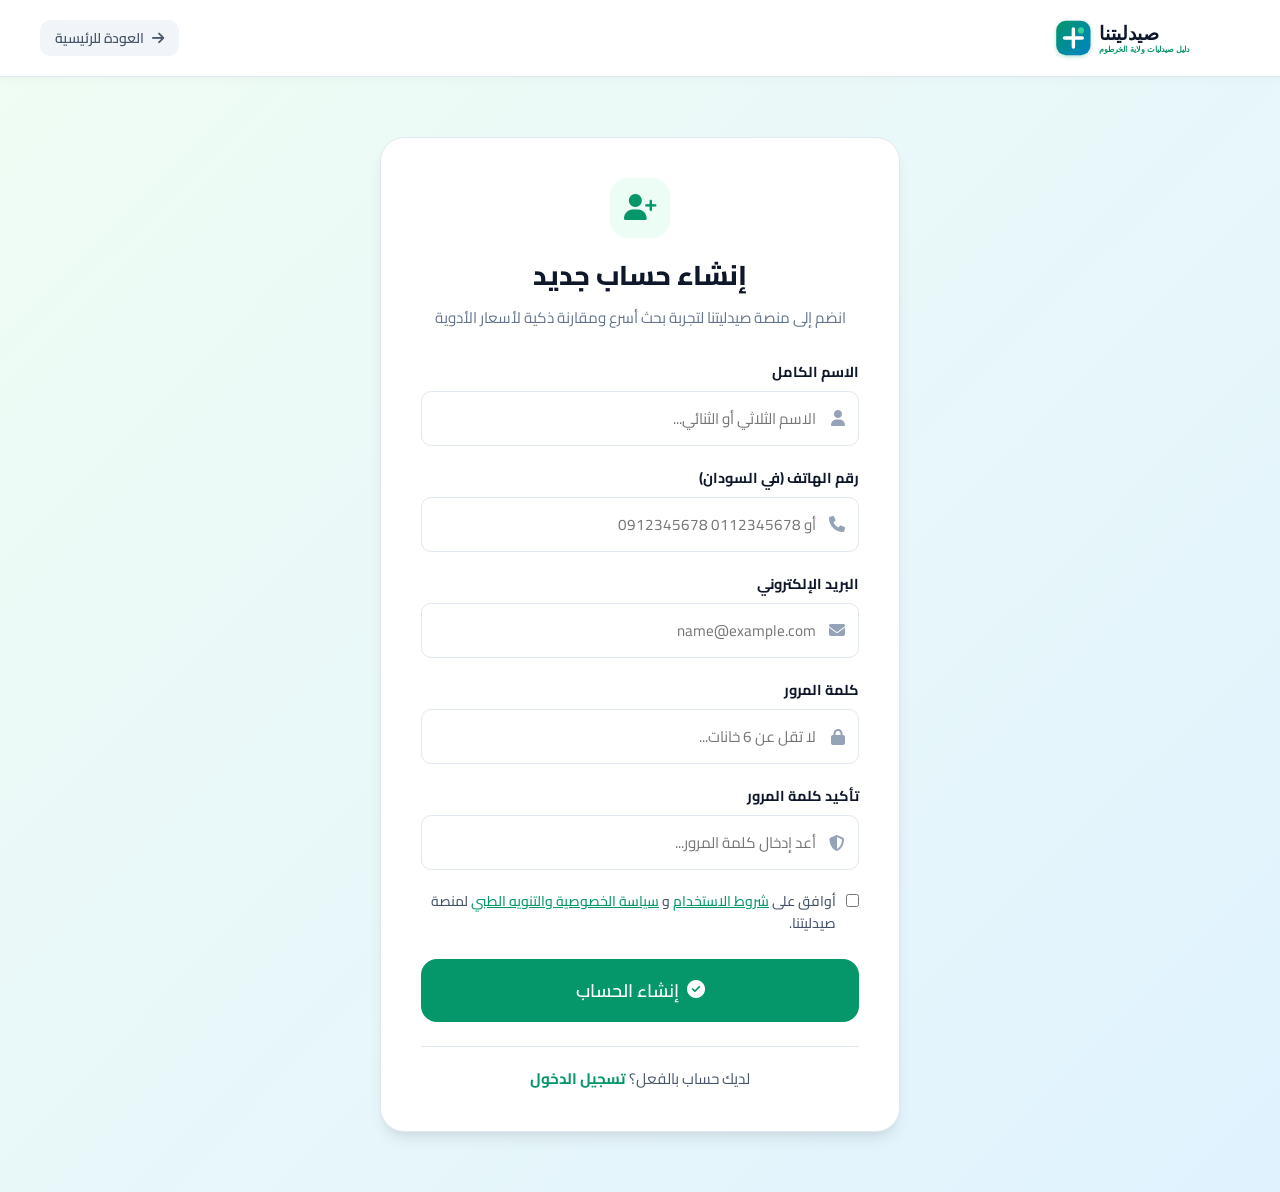
<file: saydalitiy/register.html>
<!DOCTYPE html>
<html lang="ar" dir="rtl">
<head>
  <meta charset="UTF-8">
  <meta name="viewport" content="width=device-width, initial-scale=1.0">
  <title>إنشاء حساب جديد | منصة صيدليتنا</title>
  <meta name="description" content="أنشئ حسابك الآن في منصة صيدليتنا للبحث عن الأدوية في ولاية الخرطوم ومقارنة الأسعار وحفظ الصيدليات المفضلة.">
  
  <link rel="icon" type="image/svg+xml" href="images/logo.svg">
  <link rel="stylesheet" href="https://cdnjs.cloudflare.com/ajax/libs/font-awesome/6.5.1/css/all.min.css">
  
  <link rel="stylesheet" href="css/style.css">
  <link rel="stylesheet" href="css/pages.css">
  <link rel="stylesheet" href="css/responsive.css">
</head>
<body style="background: linear-gradient(135deg, #f0fdf4 0%, #e0f2fe 100%);">

  <!-- Header -->
  <header class="site-header">
    <div class="container">
      <div class="nav-wrapper">
        <a href="index.html" class="brand-logo">
          <img src="images/logo.svg" alt="صيدليتنا">
        </a>
        <div>
          <a href="index.html" class="btn btn-light btn-sm">
            <i class="fas fa-arrow-right"></i> العودة للرئيسية
          </a>
        </div>
      </div>
    </div>
  </header>

  <!-- Register Form Wrapper -->
  <main class="auth-page-wrapper">
    <div class="auth-card" style="max-width: 520px;">
      <div class="auth-header">
        <div style="width: 60px; height: 60px; border-radius: 18px; background: #ecfdf5; color: var(--primary); display: flex; align-items: center; justify-content: center; font-size: 26px; margin: 0 auto 16px;">
          <i class="fas fa-user-plus"></i>
        </div>
        <h2>إنشاء حساب جديد</h2>
        <p>انضم إلى منصة صيدليتنا لتجربة بحث أسرع ومقارنة ذكية لأسعار الأدوية</p>
      </div>

      <form id="registerForm" novalidate>
        
        <!-- Full Name -->
        <div class="form-group">
          <label for="regName">الاسم الكامل</label>
          <div class="input-with-icon">
            <i class="fas fa-user"></i>
            <input type="text" id="regName" placeholder="الاسم الثلاثي أو الثنائي..." required>
          </div>
          <div class="input-error"></div>
        </div>

        <!-- Phone Number -->
        <div class="form-group">
          <label for="regPhone">رقم الهاتف (في السودان)</label>
          <div class="input-with-icon">
            <i class="fas fa-phone"></i>
            <input type="tel" id="regPhone" placeholder="0912345678 أو 0112345678" dir="ltr" style="text-align: right;" required>
          </div>
          <div class="input-error"></div>
        </div>

        <!-- Email -->
        <div class="form-group">
          <label for="regEmail">البريد الإلكتروني</label>
          <div class="input-with-icon">
            <i class="fas fa-envelope"></i>
            <input type="email" id="regEmail" placeholder="name@example.com" dir="ltr" style="text-align: right;" required>
          </div>
          <div class="input-error"></div>
        </div>

        <!-- Password -->
        <div class="form-group">
          <label for="regPassword">كلمة المرور</label>
          <div class="input-with-icon">
            <i class="fas fa-lock"></i>
            <input type="password" id="regPassword" placeholder="لا تقل عن 6 خانات..." required>
          </div>
          <div class="input-error"></div>
        </div>

        <!-- Confirm Password -->
        <div class="form-group">
          <label for="regConfirmPassword">تأكيد كلمة المرور</label>
          <div class="input-with-icon">
            <i class="fas fa-shield-alt"></i>
            <input type="password" id="regConfirmPassword" placeholder="أعد إدخال كلمة المرور..." required>
          </div>
          <div class="input-error"></div>
        </div>

        <!-- Terms Agreement -->
        <div class="form-group" style="margin-bottom: 24px;">
          <label style="display: flex; align-items: flex-start; gap: 10px; cursor: pointer; font-size: 0.875rem; color: var(--text-secondary); font-weight: 500;">
            <input type="checkbox" id="regTerms" style="margin-top: 4px;" required>
            <span>
              أوافق على <a href="#" style="color: var(--primary); text-decoration: underline;">شروط الاستخدام</a> و <a href="#" style="color: var(--primary); text-decoration: underline;">سياسة الخصوصية والتنويه الطبي</a> لمنصة صيدليتنا.
            </span>
          </label>
        </div>

        <!-- Submit Button -->
        <button type="submit" class="btn btn-primary btn-block btn-lg">
          <i class="fas fa-check-circle"></i> إنشاء الحساب
        </button>
      </form>

      <!-- Footer: Link to Login -->
      <div class="auth-footer">
        لديك حساب بالفعل؟ <a href="login.html">تسجيل الدخول</a>
      </div>
    </div>
  </main>

  <!-- Scripts -->
  <script src="js/data.js"></script>
  <script src="js/main.js"></script>
  <script src="js/auth.js"></script>
</body>
</html>
</file>
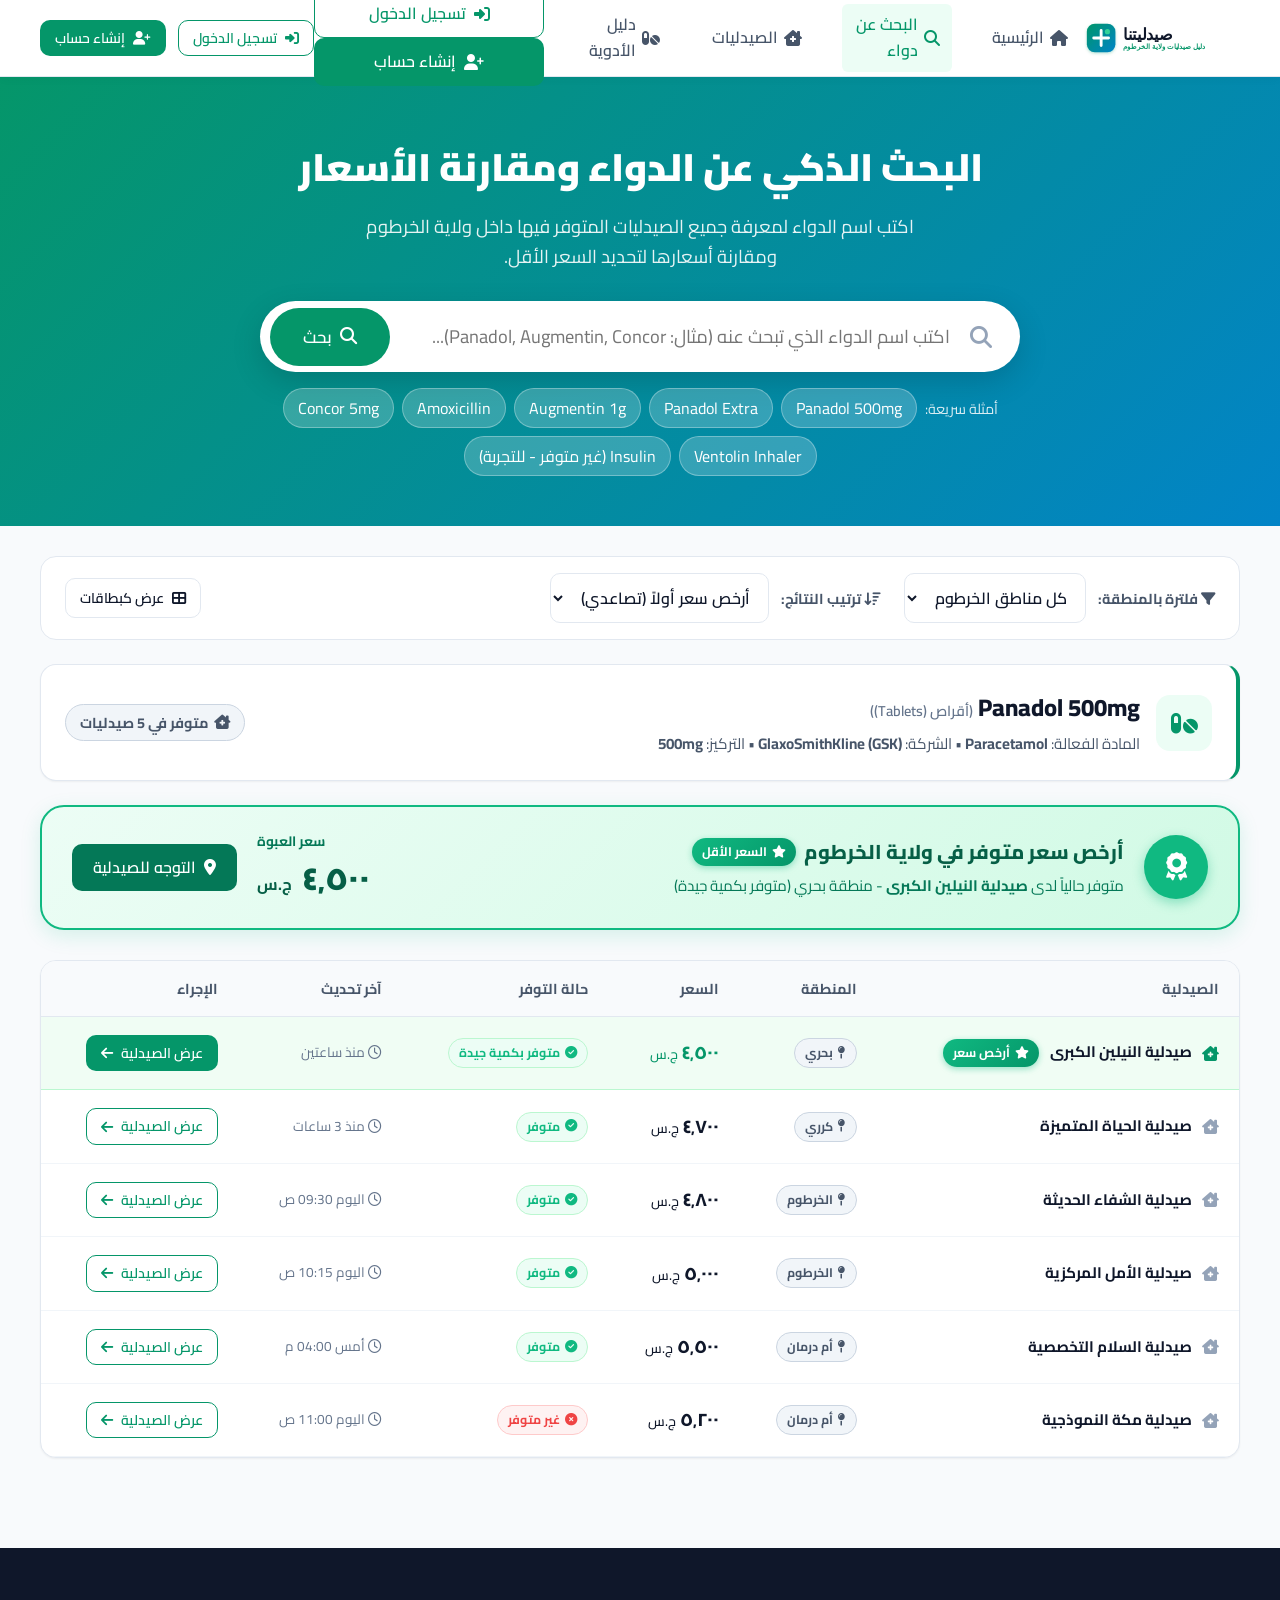
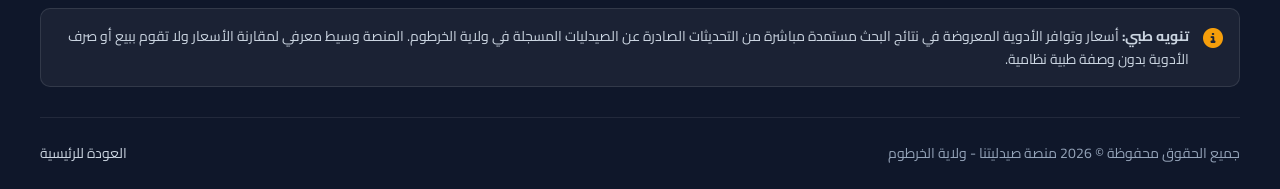
<file: saydalitiy/search.html>
<!DOCTYPE html>
<html lang="ar" dir="rtl">
<head>
  <meta charset="UTF-8">
  <meta name="viewport" content="width=device-width, initial-scale=1.0">
  <title>البحث عن دواء ومقارنة الأسعار | منصة صيدليتنا</title>
  <meta name="description" content="ابحث عن دوائك في صيدليات ولاية الخرطوم وقارن بين أسعار الصيدليات وتعرف على أرخص سعر متوفر فوراً.">
  
  <link rel="icon" type="image/svg+xml" href="images/logo.svg">
  <link rel="stylesheet" href="https://cdnjs.cloudflare.com/ajax/libs/font-awesome/6.5.1/css/all.min.css">
  
  <link rel="stylesheet" href="css/style.css">
  <link rel="stylesheet" href="css/pages.css">
  <link rel="stylesheet" href="css/responsive.css">
</head>
<body>

  <!-- Site Header -->
  <header class="site-header">
    <div class="container">
      <div class="nav-wrapper">
        <a href="index.html" class="brand-logo">
          <img src="images/logo.svg" alt="صيدليتنا - منصة صيدليات ولاية الخرطوم">
        </a>

        <nav class="nav-menu">
          <a href="index.html" class="nav-link">
            <i class="fas fa-home"></i> الرئيسية
          </a>
          <a href="search.html" class="nav-link active">
            <i class="fas fa-search"></i> البحث عن دواء
          </a>
          <a href="pharmacies.html" class="nav-link">
            <i class="fas fa-clinic-medical"></i> الصيدليات
          </a>
          <a href="medicines.html" class="nav-link">
            <i class="fas fa-pills"></i> دليل الأدوية
          </a>

          <div class="mobile-actions">
            <a href="login.html" class="btn btn-outline-primary btn-block">
              <i class="fas fa-sign-in-alt"></i> تسجيل الدخول
            </a>
            <a href="register.html" class="btn btn-primary btn-block">
              <i class="fas fa-user-plus"></i> إنشاء حساب
            </a>
          </div>
        </nav>

        <div class="nav-actions">
          <a href="login.html" class="btn btn-outline-primary btn-sm">
            <i class="fas fa-sign-in-alt"></i> تسجيل الدخول
          </a>
          <a href="register.html" class="btn btn-primary btn-sm">
            <i class="fas fa-user-plus"></i> إنشاء حساب
          </a>
        </div>

        <button class="mobile-menu-btn" aria-label="فتح القائمة">
          <i class="fas fa-bars"></i>
        </button>
      </div>
    </div>
  </header>

  <!-- Big Search Header Box -->
  <section class="search-header-box">
    <div class="container">
      <h1>البحث الذكي عن الدواء ومقارنة الأسعار</h1>
      <p>اكتب اسم الدواء لمعرفة جميع الصيدليات المتوفر فيها داخل ولاية الخرطوم ومقارنة أسعارها لتحديد السعر الأقل.</p>

      <div class="search-bar-large">
        <div class="search-input-wrapper">
          <i class="fas fa-search search-icon"></i>
          <input type="text" id="medicineSearchInput" placeholder="اكتب اسم الدواء الذي تبحث عنه (مثال: Panadol, Augmentin, Concor)..." autocomplete="off" autofocus>
          <button type="button" id="medicineSearchBtn" class="btn btn-primary btn-search">
            <i class="fas fa-search"></i> بحث
          </button>
        </div>

        <!-- Autocomplete Suggestions Dropdown -->
        <div id="autocompleteDropdown" class="autocomplete-dropdown"></div>

        <!-- Quick Select Pills -->
        <div class="search-quick-tags">
          <span>أمثلة سريعة:</span>
          <button type="button" class="search-tag-chip" data-medicine="Panadol 500mg">Panadol 500mg</button>
          <button type="button" class="search-tag-chip" data-medicine="Panadol Extra">Panadol Extra</button>
          <button type="button" class="search-tag-chip" data-medicine="Augmentin 1g">Augmentin 1g</button>
          <button type="button" class="search-tag-chip" data-medicine="Amoxicillin 500mg">Amoxicillin</button>
          <button type="button" class="search-tag-chip" data-medicine="Concor 5mg">Concor 5mg</button>
          <button type="button" class="search-tag-chip" data-medicine="Ventolin Inhaler">Ventolin Inhaler</button>
          <button type="button" class="search-tag-chip" data-medicine="Insulin Mixtard 30">Insulin (غير متوفر - للتجربة)</button>
        </div>
      </div>
    </div>
  </section>

  <!-- Search Main Container -->
  <main class="container" style="padding-bottom: 60px;">
    
    <!-- Filters & Sorting Toolbar -->
    <div class="search-toolbar">
      <div class="filter-group">
        <span class="filter-label"><i class="fas fa-filter"></i> فلترة بالمنطقة:</span>
        <select id="areaFilter" class="custom-select">
          <option value="الكل">كل مناطق الخرطوم</option>
          <option value="الخرطوم">الخرطوم</option>
          <option value="بحري">بحري</option>
          <option value="أم درمان">أم درمان</option>
          <option value="شرق النيل">شرق النيل</option>
          <option value="كرري">كرري</option>
          <option value="أمبدة">أمبدة</option>
        </select>

        <span class="filter-label" style="margin-right: 12px;"><i class="fas fa-sort-amount-down"></i> ترتيب النتائج:</span>
        <select id="sortFilter" class="custom-select">
          <option value="price-asc">أرخص سعر أولاً (تصاعدي)</option>
          <option value="price-desc">الأعلى سعراً (تنازلي)</option>
          <option value="name">اسم الصيدلية أ-ي</option>
        </select>
      </div>

      <div class="filter-group">
        <button id="viewToggleBtn" class="btn btn-outline btn-sm">
          <i class="fas fa-th-large"></i> عرض كبطاقات
        </button>
      </div>
    </div>

    <!-- Results Section (Populated dynamically by search.js) -->
    <div id="searchResultsSection">
      <!-- Loading placeholder initially -->
      <div style="text-align: center; padding: 40px 20px;">
        <i class="fas fa-circle-notch fa-spin" style="font-size: 32px; color: var(--primary);"></i>
        <p style="margin-top: 14px; color: var(--text-secondary);">جاري تهيئة محرك البحث ومقارنة الأسعار...</p>
      </div>
    </div>

  </main>

  <!-- Site Footer -->
  <footer class="site-footer">
    <div class="container">
      <div class="medical-disclaimer-card">
        <i class="fas fa-info-circle"></i>
        <p>
          <strong>تنويه طبي:</strong> أسعار وتوافر الأدوية المعروضة في نتائج البحث مستمدة مباشرة من التحديثات الصادرة عن الصيدليات المسجلة في ولاية الخرطوم. المنصة وسيط معرفي لمقارنة الأسعار ولا تقوم ببيع أو صرف الأدوية بدون وصفة طبية نظامية.
        </p>
      </div>

      <div class="footer-bottom">
        <div>جميع الحقوق محفوظة &copy; 2026 منصة صيدليتنا - ولاية الخرطوم</div>
        <div><a href="index.html" style="color: #cbd5e1;">العودة للرئيسية</a></div>
      </div>
    </div>
  </footer>

  <!-- Scripts -->
  <script src="js/data.js"></script>
  <script src="js/main.js"></script>
  <script src="js/search.js"></script>
</body>
</html>
</file>
<file: saydalitiy/css/style.css>
/* ==========================================================================
   صيدليتنا - Saydalitiy (منصة صيدليات ولاية الخرطوم)
   Main Stylesheet (CSS3)
   ========================================================================== */

@import url('https://fonts.googleapis.com/css2?family=Cairo:wght@300;400;500;600;700;800;900&display=swap');

:root {
  /* Primary Medical Colors */
  --primary: #059669;
  --primary-hover: #047857;
  --primary-light: #ecfdf5;
  --primary-border: #a7f3d0;

  /* Secondary & Accent Colors */
  --secondary: #0284c7;
  --secondary-hover: #0369a1;
  --secondary-light: #f0f9ff;
  --accent: #0d9488;
  --accent-gold: #d97706;
  --accent-gold-bg: #fffbeb;

  /* Status Colors */
  --success: #10b981;
  --success-bg: #ecfdf5;
  --warning: #f59e0b;
  --warning-bg: #fffbeb;
  --danger: #ef4444;
  --danger-bg: #fef2f2;
  --info: #3b82f6;
  --info-bg: #eff6ff;

  /* Neutral Dark & Light */
  --bg-main: #f8fafc;
  --bg-card: #ffffff;
  --text-primary: #0f172a;
  --text-secondary: #475569;
  --text-muted: #64748b;
  --border-color: #e2e8f0;
  --border-focus: #059669;

  /* Shadows */
  --shadow-sm: 0 1px 2px 0 rgba(0, 0, 0, 0.05);
  --shadow-md: 0 4px 6px -1px rgba(0, 0, 0, 0.08), 0 2px 4px -1px rgba(0, 0, 0, 0.04);
  --shadow-lg: 0 10px 15px -3px rgba(0, 0, 0, 0.08), 0 4px 6px -2px rgba(0, 0, 0, 0.04);
  --shadow-xl: 0 20px 25px -5px rgba(0, 0, 0, 0.1), 0 10px 10px -5px rgba(0, 0, 0, 0.04);

  /* Radius */
  --radius-sm: 6px;
  --radius-md: 10px;
  --radius-lg: 16px;
  --radius-xl: 24px;
  --radius-full: 9999px;

  /* Transitions */
  --transition: all 0.25s cubic-bezier(0.4, 0, 0.2, 1);
}

/* Base & Reset */
* {
  box-sizing: border-box;
  margin: 0;
  padding: 0;
}

html {
  scroll-behavior: smooth;
  font-size: 16px;
}

body {
  font-family: 'Cairo', system-ui, -apple-system, sans-serif;
  background-color: var(--bg-main);
  color: var(--text-primary);
  line-height: 1.6;
  direction: rtl;
  text-align: right;
  min-height: 100vh;
  display: flex;
  flex-direction: column;
}

a {
  color: inherit;
  text-decoration: none;
  transition: var(--transition);
}

ul {
  list-style: none;
}

img {
  max-width: 100%;
  height: auto;
  display: block;
}

input, button, select, textarea {
  font-family: inherit;
  font-size: 1rem;
}

/* Containers */
.container {
  width: 100%;
  max-width: 1240px;
  margin: 0 auto;
  padding: 0 20px;
}

/* Header & Navbar */
.site-header {
  background-color: #ffffff;
  border-bottom: 1px solid var(--border-color);
  position: sticky;
  top: 0;
  z-index: 1000;
  box-shadow: 0 2px 10px rgba(0, 0, 0, 0.03);
}

.nav-wrapper {
  display: flex;
  align-items: center;
  justify-content: space-between;
  height: 76px;
}

.brand-logo {
  display: flex;
  align-items: center;
  gap: 12px;
}

.brand-logo img {
  height: 48px;
  width: auto;
}

.nav-menu {
  display: flex;
  align-items: center;
  gap: 28px;
}

.nav-link {
  font-weight: 600;
  color: var(--text-secondary);
  padding: 8px 12px;
  border-radius: var(--radius-sm);
  display: flex;
  align-items: center;
  gap: 6px;
}

.nav-link:hover,
.nav-link.active {
  color: var(--primary);
  background-color: var(--primary-light);
}

.nav-actions {
  display: flex;
  align-items: center;
  gap: 12px;
}

.mobile-menu-btn {
  display: none;
  background: none;
  border: none;
  font-size: 24px;
  color: var(--text-primary);
  cursor: pointer;
  padding: 8px;
}

/* User Badge in Nav */
.user-profile-badge {
  display: flex;
  align-items: center;
  gap: 10px;
  background-color: var(--secondary-light);
  padding: 6px 14px;
  border-radius: var(--radius-full);
  border: 1px solid #bae6fd;
}

.user-profile-badge .user-avatar {
  width: 32px;
  height: 32px;
  background-color: var(--secondary);
  color: white;
  border-radius: 50%;
  display: flex;
  align-items: center;
  justify-content: center;
  font-weight: 700;
  font-size: 14px;
}

.user-profile-badge .user-name {
  font-weight: 600;
  font-size: 14px;
  color: var(--secondary-hover);
}

.logout-btn {
  background: none;
  border: none;
  color: var(--danger);
  cursor: pointer;
  padding: 4px;
  font-size: 14px;
  display: flex;
  align-items: center;
  gap: 4px;
}

/* Buttons */
.btn {
  display: inline-flex;
  align-items: center;
  justify-content: center;
  gap: 8px;
  padding: 10px 20px;
  font-weight: 600;
  border-radius: var(--radius-md);
  border: 1px solid transparent;
  cursor: pointer;
  transition: var(--transition);
  text-align: center;
  white-space: nowrap;
}

.btn-primary {
  background-color: var(--primary);
  color: #ffffff;
}

.btn-primary:hover {
  background-color: var(--primary-hover);
  box-shadow: 0 4px 12px rgba(5, 150, 105, 0.25);
  transform: translateY(-1px);
}

.btn-secondary {
  background-color: var(--secondary);
  color: #ffffff;
}

.btn-secondary:hover {
  background-color: var(--secondary-hover);
  box-shadow: 0 4px 12px rgba(2, 132, 199, 0.25);
  transform: translateY(-1px);
}

.btn-outline {
  background-color: transparent;
  border-color: var(--border-color);
  color: var(--text-primary);
}

.btn-outline:hover {
  border-color: var(--primary);
  color: var(--primary);
  background-color: var(--primary-light);
}

.btn-outline-primary {
  background-color: transparent;
  border-color: var(--primary);
  color: var(--primary);
}

.btn-outline-primary:hover {
  background-color: var(--primary);
  color: #ffffff;
}

.btn-light {
  background-color: #f1f5f9;
  color: var(--text-secondary);
}

.btn-light:hover {
  background-color: #e2e8f0;
  color: var(--text-primary);
}

.btn-sm {
  padding: 6px 14px;
  font-size: 0.875rem;
}

.btn-lg {
  padding: 14px 28px;
  font-size: 1.125rem;
  border-radius: var(--radius-lg);
}

.btn-block {
  width: 100%;
}

/* Badges */
.badge {
  display: inline-flex;
  align-items: center;
  gap: 5px;
  padding: 4px 10px;
  font-size: 0.775rem;
  font-weight: 700;
  border-radius: var(--radius-full);
}

.badge-cheapest {
  background: linear-gradient(135deg, #10b981 0%, #059669 100%);
  color: #ffffff;
  box-shadow: 0 2px 6px rgba(16, 185, 129, 0.4);
  animation: pulse-badge 2s infinite ease-in-out;
}

@keyframes pulse-badge {
  0%, 100% { transform: scale(1); }
  50% { transform: scale(1.04); }
}

.badge-available {
  background-color: var(--success-bg);
  color: var(--success);
  border: 1px solid #bbf7d0;
}

.badge-unavailable {
  background-color: var(--danger-bg);
  color: var(--danger);
  border: 1px solid #fecaca;
}

.badge-open {
  background-color: #ecfdf5;
  color: #059669;
  border: 1px solid #a7f3d0;
}

.badge-closed {
  background-color: #fef2f2;
  color: #ef4444;
  border: 1px solid #fecaca;
}

.badge-area {
  background-color: #f1f5f9;
  color: #475569;
  border: 1px solid #cbd5e1;
}

/* Section Headings */
.section-header {
  text-align: center;
  margin-bottom: 40px;
}

.section-tag {
  display: inline-block;
  color: var(--primary);
  background-color: var(--primary-light);
  font-weight: 700;
  font-size: 0.875rem;
  padding: 4px 14px;
  border-radius: var(--radius-full);
  margin-bottom: 12px;
}

.section-title {
  font-size: 2rem;
  font-weight: 800;
  color: var(--text-primary);
  margin-bottom: 12px;
}

.section-desc {
  font-size: 1.1rem;
  color: var(--text-muted);
  max-width: 680px;
  margin: 0 auto;
}

/* Cards Base */
.card {
  background-color: var(--bg-card);
  border: 1px solid var(--border-color);
  border-radius: var(--radius-lg);
  padding: 24px;
  box-shadow: var(--shadow-sm);
  transition: var(--transition);
}

.card:hover {
  box-shadow: var(--shadow-lg);
  border-color: #cbd5e1;
}

/* Footer */
.site-footer {
  margin-top: auto;
  background-color: #0f172a;
  color: #94a3b8;
  padding-top: 60px;
  padding-bottom: 24px;
}

.footer-grid {
  display: grid;
  grid-template-columns: 2fr 1fr 1fr 1.5fr;
  gap: 40px;
  margin-bottom: 40px;
}

.footer-col h4 {
  color: #ffffff;
  font-size: 1.1rem;
  font-weight: 700;
  margin-bottom: 20px;
  position: relative;
  padding-bottom: 8px;
}

.footer-col h4::after {
  content: '';
  position: absolute;
  bottom: 0;
  right: 0;
  width: 40px;
  height: 3px;
  background-color: var(--primary);
  border-radius: 2px;
}

.footer-links li {
  margin-bottom: 10px;
}

.footer-links a:hover {
  color: #ffffff;
  padding-right: 4px;
}

.medical-disclaimer-card {
  background-color: rgba(255, 255, 255, 0.05);
  border: 1px solid rgba(255, 255, 255, 0.1);
  border-radius: var(--radius-md);
  padding: 16px;
  margin-bottom: 30px;
  display: flex;
  align-items: flex-start;
  gap: 14px;
}

.medical-disclaimer-card i {
  color: #f59e0b;
  font-size: 20px;
  margin-top: 3px;
}

.medical-disclaimer-card p {
  font-size: 0.875rem;
  line-height: 1.6;
  color: #cbd5e1;
}

.footer-bottom {
  border-top: 1px solid rgba(255, 255, 255, 0.08);
  padding-top: 24px;
  display: flex;
  align-items: center;
  justify-content: space-between;
  font-size: 0.875rem;
}

/* Toast Notifications */
.toast-container {
  position: fixed;
  bottom: 24px;
  left: 24px;
  z-index: 9999;
  display: flex;
  flex-direction: column;
  gap: 10px;
}

.toast {
  background-color: #1e293b;
  color: #ffffff;
  padding: 14px 20px;
  border-radius: var(--radius-md);
  box-shadow: var(--shadow-xl);
  display: flex;
  align-items: center;
  gap: 12px;
  font-size: 0.95rem;
  direction: rtl;
  min-width: 280px;
  max-width: 400px;
  animation: slide-up 0.3s ease-out;
  border-right: 4px solid var(--primary);
}

.toast.toast-error {
  border-right-color: var(--danger);
}

.toast.toast-warning {
  border-right-color: var(--warning);
}

@keyframes slide-up {
  from {
    opacity: 0;
    transform: translateY(20px);
  }
  to {
    opacity: 1;
    transform: translateY(0);
  }
}
</file>
<file: saydalitiy/css/pages.css>
/* ==========================================================================
   صيدليتنا - Saydalitiy
   Pages Specific Styles (pages.css)
   ========================================================================== */

/* --------------------------------------------------------------------------
   1. Home Page Styles (index.html)
   -------------------------------------------------------------------------- */
.hero-section {
  background: linear-gradient(135deg, #f0fdf4 0%, #e0f2fe 100%);
  padding: 80px 0 60px;
  position: relative;
  overflow: hidden;
  border-bottom: 1px solid #e2e8f0;
}

.hero-grid {
  display: grid;
  grid-template-columns: 1.2fr 0.8fr;
  align-items: center;
  gap: 50px;
}

.hero-content h1 {
  font-size: 2.85rem;
  font-weight: 900;
  line-height: 1.25;
  color: #0f172a;
  margin-bottom: 20px;
}

.hero-content h1 span {
  color: var(--primary);
  position: relative;
}

.hero-subtitle {
  font-size: 1.2rem;
  color: #475569;
  line-height: 1.8;
  margin-bottom: 32px;
  max-width: 580px;
}

.hero-actions {
  display: flex;
  align-items: center;
  gap: 16px;
  flex-wrap: wrap;
  margin-bottom: 36px;
}

.hero-quick-search {
  background-color: #ffffff;
  padding: 8px;
  border-radius: var(--radius-xl);
  box-shadow: var(--shadow-lg);
  display: flex;
  align-items: center;
  gap: 10px;
  border: 2px solid #cbd5e1;
  transition: var(--transition);
  max-width: 540px;
}

.hero-quick-search:focus-within {
  border-color: var(--primary);
  box-shadow: 0 0 0 4px rgba(5, 150, 105, 0.15);
}

.hero-quick-search input {
  border: none;
  outline: none;
  flex: 1;
  padding: 10px 18px;
  font-size: 1.05rem;
  background: transparent;
}

.hero-tags {
  display: flex;
  align-items: center;
  gap: 8px;
  font-size: 0.875rem;
  color: var(--text-muted);
  flex-wrap: wrap;
}

.hero-tags span {
  font-weight: 600;
}

.hero-tags a {
  background-color: #ffffff;
  border: 1px solid #cbd5e1;
  padding: 3px 10px;
  border-radius: var(--radius-full);
  color: var(--text-secondary);
}

.hero-tags a:hover {
  background-color: var(--primary-light);
  border-color: var(--primary);
  color: var(--primary);
}

.hero-visual {
  position: relative;
  text-align: center;
}

.hero-card-preview {
  background-color: #ffffff;
  border-radius: var(--radius-xl);
  padding: 24px;
  box-shadow: var(--shadow-xl);
  border: 1px solid rgba(255, 255, 255, 0.8);
  position: relative;
  z-index: 2;
  text-align: right;
}

.preview-badge-cheapest {
  position: absolute;
  top: -14px;
  right: 24px;
  background: linear-gradient(135deg, #10b981, #059669);
  color: white;
  padding: 6px 16px;
  border-radius: var(--radius-full);
  font-weight: 700;
  font-size: 0.85rem;
  box-shadow: 0 4px 10px rgba(16, 185, 129, 0.35);
  display: flex;
  align-items: center;
  gap: 6px;
}

/* Steps Section */
.steps-section {
  padding: 80px 0;
  background-color: #ffffff;
}

.steps-grid {
  display: grid;
  grid-template-columns: repeat(4, 1fr);
  gap: 24px;
}

.step-card {
  text-align: center;
  padding: 32px 20px;
  border-radius: var(--radius-lg);
  border: 1px solid var(--border-color);
  background-color: var(--bg-main);
  position: relative;
  transition: var(--transition);
}

.step-card:hover {
  transform: translateY(-6px);
  border-color: var(--primary-border);
  box-shadow: var(--shadow-md);
  background-color: #ffffff;
}

.step-number {
  position: absolute;
  top: 16px;
  left: 16px;
  width: 32px;
  height: 32px;
  border-radius: 50%;
  background-color: var(--primary-light);
  color: var(--primary);
  font-weight: 800;
  display: flex;
  align-items: center;
  justify-content: center;
  font-size: 0.95rem;
}

.step-icon {
  width: 72px;
  height: 72px;
  margin: 0 auto 20px;
  border-radius: 20px;
  background-color: #ffffff;
  display: flex;
  align-items: center;
  justify-content: center;
  font-size: 28px;
  color: var(--primary);
  box-shadow: var(--shadow-sm);
  border: 1px solid var(--border-color);
}

.step-card h3 {
  font-size: 1.25rem;
  font-weight: 700;
  margin-bottom: 10px;
  color: var(--text-primary);
}

.step-card p {
  color: var(--text-muted);
  font-size: 0.95rem;
  line-height: 1.6;
}

/* Stats Section */
.stats-section {
  padding: 60px 0;
  background: linear-gradient(135deg, #059669 0%, #0d9488 100%);
  color: #ffffff;
}

.stats-grid {
  display: grid;
  grid-template-columns: repeat(4, 1fr);
  gap: 30px;
}

.stat-item {
  text-align: center;
  padding: 20px;
  background: rgba(255, 255, 255, 0.1);
  border-radius: var(--radius-lg);
  backdrop-filter: blur(8px);
  border: 1px solid rgba(255, 255, 255, 0.15);
}

.stat-icon {
  font-size: 32px;
  margin-bottom: 12px;
  opacity: 0.9;
}

.stat-number {
  font-size: 2.75rem;
  font-weight: 900;
  margin-bottom: 4px;
  font-feature-settings: "tnum";
}

.stat-label {
  font-size: 1.05rem;
  font-weight: 600;
  opacity: 0.9;
}

/* Features Highlight */
.features-section {
  padding: 80px 0;
}

.features-grid {
  display: grid;
  grid-template-columns: repeat(3, 1fr);
  gap: 28px;
}

.feature-box {
  background: #ffffff;
  padding: 30px;
  border-radius: var(--radius-lg);
  border: 1px solid var(--border-color);
  box-shadow: var(--shadow-sm);
  transition: var(--transition);
}

.feature-box:hover {
  transform: translateY(-4px);
  box-shadow: var(--shadow-lg);
}

.feature-icon-wrapper {
  width: 54px;
  height: 54px;
  border-radius: 14px;
  background-color: var(--secondary-light);
  color: var(--secondary);
  display: flex;
  align-items: center;
  justify-content: center;
  font-size: 24px;
  margin-bottom: 20px;
}

/* --------------------------------------------------------------------------
   2. Search & Medicine Comparison Page (search.html)
   -------------------------------------------------------------------------- */
.search-header-box {
  background: linear-gradient(135deg, #059669 0%, #0284c7 100%);
  padding: 60px 0 50px;
  color: #ffffff;
  text-align: center;
  margin-bottom: 30px;
}

.search-header-box h1 {
  font-size: 2.4rem;
  font-weight: 900;
  margin-bottom: 14px;
}

.search-header-box p {
  font-size: 1.15rem;
  opacity: 0.9;
  max-width: 600px;
  margin: 0 auto 30px;
}

.search-bar-large {
  max-width: 760px;
  margin: 0 auto;
  position: relative;
}

.search-input-wrapper {
  display: flex;
  align-items: center;
  background-color: #ffffff;
  border-radius: var(--radius-full);
  padding: 6px 10px;
  box-shadow: 0 10px 30px rgba(0, 0, 0, 0.15);
}

.search-input-wrapper i.search-icon {
  font-size: 22px;
  color: #94a3b8;
  margin-right: 18px;
  margin-left: 10px;
}

.search-input-wrapper input {
  flex: 1;
  border: none;
  outline: none;
  font-size: 1.15rem;
  padding: 12px 10px;
  color: var(--text-primary);
  background: transparent;
}

.search-input-wrapper .btn-search {
  border-radius: var(--radius-full);
  padding: 12px 32px;
  font-size: 1.05rem;
}

/* Autocomplete Dropdown */
.autocomplete-dropdown {
  position: absolute;
  top: 100%;
  left: 0;
  right: 0;
  background-color: #ffffff;
  border-radius: var(--radius-lg);
  box-shadow: var(--shadow-xl);
  margin-top: 10px;
  z-index: 100;
  max-height: 320px;
  overflow-y: auto;
  border: 1px solid var(--border-color);
  text-align: right;
  display: none;
}

.autocomplete-item {
  padding: 14px 20px;
  border-bottom: 1px solid #f1f5f9;
  display: flex;
  align-items: center;
  justify-content: space-between;
  cursor: pointer;
  transition: var(--transition);
  color: var(--text-primary);
}

.autocomplete-item:last-child {
  border-bottom: none;
}

.autocomplete-item:hover {
  background-color: var(--primary-light);
  color: var(--primary);
}

.autocomplete-item .med-name {
  font-weight: 700;
}

.autocomplete-item .med-cat {
  font-size: 0.85rem;
  color: var(--text-muted);
}

/* Quick pills under search */
.search-quick-tags {
  margin-top: 16px;
  display: flex;
  align-items: center;
  justify-content: center;
  gap: 8px;
  flex-wrap: wrap;
  font-size: 0.9rem;
}

.search-quick-tags span {
  opacity: 0.85;
}

.search-tag-chip {
  background-color: rgba(255, 255, 255, 0.2);
  color: #ffffff;
  border: 1px solid rgba(255, 255, 255, 0.3);
  padding: 4px 14px;
  border-radius: var(--radius-full);
  cursor: pointer;
  transition: var(--transition);
}

.search-tag-chip:hover {
  background-color: #ffffff;
  color: var(--primary);
}

/* Filters & Sorting Toolbar */
.search-toolbar {
  background-color: #ffffff;
  border: 1px solid var(--border-color);
  border-radius: var(--radius-lg);
  padding: 16px 24px;
  margin-bottom: 24px;
  display: flex;
  align-items: center;
  justify-content: space-between;
  flex-wrap: wrap;
  gap: 16px;
}

.filter-group {
  display: flex;
  align-items: center;
  gap: 12px;
  flex-wrap: wrap;
}

.filter-label {
  font-size: 0.9rem;
  font-weight: 700;
  color: var(--text-secondary);
}

.custom-select {
  padding: 8px 14px;
  border-radius: var(--radius-md);
  border: 1px solid var(--border-color);
  background-color: #ffffff;
  font-weight: 600;
  color: var(--text-primary);
  outline: none;
  cursor: pointer;
}

.custom-select:focus {
  border-color: var(--primary);
}

/* Winner Banner: Cheapest Pharmacy Highlight */
.cheapest-highlight-banner {
  background: linear-gradient(135deg, #ecfdf5 0%, #d1fae5 100%);
  border: 2px solid #10b981;
  border-radius: var(--radius-xl);
  padding: 24px 30px;
  margin-bottom: 30px;
  display: flex;
  align-items: center;
  justify-content: space-between;
  box-shadow: 0 6px 20px rgba(16, 185, 129, 0.15);
  animation: fadeIn 0.4s ease-in-out;
}

.cheapest-badge-icon {
  width: 64px;
  height: 64px;
  background-color: #10b981;
  color: #ffffff;
  border-radius: 50%;
  display: flex;
  align-items: center;
  justify-content: center;
  font-size: 28px;
  flex-shrink: 0;
  box-shadow: 0 4px 12px rgba(16, 185, 129, 0.4);
}

.cheapest-banner-info {
  flex: 1;
  margin-right: 20px;
}

.cheapest-banner-title {
  font-size: 1.25rem;
  font-weight: 800;
  color: #065f46;
  margin-bottom: 6px;
  display: flex;
  align-items: center;
  gap: 8px;
}

.cheapest-banner-desc {
  color: #047857;
  font-size: 0.95rem;
}

.cheapest-price-tag {
  text-align: left;
}

.cheapest-price-value {
  font-size: 2rem;
  font-weight: 900;
  color: #065f46;
}

.cheapest-price-currency {
  font-size: 1rem;
  font-weight: 700;
  margin-right: 4px;
}

/* Comparison Table View */
.table-responsive {
  width: 100%;
  overflow-x: auto;
  background-color: #ffffff;
  border-radius: var(--radius-lg);
  border: 1px solid var(--border-color);
  box-shadow: var(--shadow-sm);
  margin-bottom: 30px;
}

.comparison-table {
  width: 100%;
  border-collapse: collapse;
  text-align: right;
}

.comparison-table th {
  background-color: #f8fafc;
  color: var(--text-secondary);
  font-weight: 700;
  font-size: 0.9rem;
  padding: 16px 20px;
  border-bottom: 1px solid var(--border-color);
}

.comparison-table td {
  padding: 18px 20px;
  border-bottom: 1px solid #f1f5f9;
  font-size: 0.95rem;
  vertical-align: middle;
}

.comparison-table tr:hover {
  background-color: #f8fafc;
}

.comparison-table tr.row-cheapest {
  background-color: #f0fdf4;
}

.comparison-table tr.row-cheapest td {
  border-color: #bbf7d0;
}

.price-cell {
  font-weight: 800;
  font-size: 1.15rem;
  color: #0f172a;
}

.row-cheapest .price-cell {
  color: #059669;
}

/* Comparison Cards View */
.comparison-cards-grid {
  display: grid;
  grid-template-columns: repeat(auto-fill, minmax(320px, 1fr));
  gap: 24px;
  margin-bottom: 40px;
}

.result-card {
  background-color: #ffffff;
  border: 1px solid var(--border-color);
  border-radius: var(--radius-lg);
  padding: 24px;
  box-shadow: var(--shadow-sm);
  position: relative;
  transition: var(--transition);
}

.result-card:hover {
  box-shadow: var(--shadow-md);
  transform: translateY(-3px);
}

.result-card.is-cheapest {
  border: 2px solid #10b981;
  background: linear-gradient(180deg, #f0fdf4 0%, #ffffff 100px);
}

.result-card-header {
  display: flex;
  justify-content: space-between;
  align-items: flex-start;
  margin-bottom: 16px;
}

.result-pharmacy-name {
  font-size: 1.15rem;
  font-weight: 800;
  color: var(--text-primary);
  margin-bottom: 4px;
}

.result-pharmacy-area {
  font-size: 0.875rem;
  color: var(--text-muted);
  display: flex;
  align-items: center;
  gap: 6px;
}

.result-card-body {
  border-top: 1px dashed var(--border-color);
  border-bottom: 1px dashed var(--border-color);
  padding: 16px 0;
  margin-bottom: 16px;
}

.result-detail-row {
  display: flex;
  justify-content: space-between;
  align-items: center;
  margin-bottom: 8px;
  font-size: 0.9rem;
}

.result-detail-row:last-child {
  margin-bottom: 0;
}

.result-card-footer {
  display: flex;
  align-items: center;
  justify-content: space-between;
  gap: 12px;
}

/* State Messages (Empty / Not Found / Out of Stock) */
.state-message-box {
  background-color: #ffffff;
  border: 1px solid var(--border-color);
  border-radius: var(--radius-xl);
  padding: 50px 30px;
  text-align: center;
  max-width: 640px;
  margin: 40px auto;
  box-shadow: var(--shadow-md);
}

.state-icon {
  width: 80px;
  height: 80px;
  border-radius: 50%;
  margin: 0 auto 20px;
  display: flex;
  align-items: center;
  justify-content: center;
  font-size: 36px;
}

.state-icon.not-found {
  background-color: #fee2e2;
  color: #ef4444;
}

.state-icon.out-of-stock {
  background-color: #fef3c7;
  color: #d97706;
}

.state-title {
  font-size: 1.4rem;
  font-weight: 800;
  margin-bottom: 12px;
  color: var(--text-primary);
}

.state-desc {
  color: var(--text-muted);
  font-size: 1rem;
  margin-bottom: 24px;
  line-height: 1.6;
}

/* --------------------------------------------------------------------------
   3. Pharmacies Directory Page (pharmacies.html)
   -------------------------------------------------------------------------- */
.pharmacies-grid {
  display: grid;
  grid-template-columns: repeat(auto-fill, minmax(360px, 1fr));
  gap: 28px;
  margin-bottom: 40px;
}

.pharmacy-card {
  background-color: #ffffff;
  border-radius: var(--radius-lg);
  border: 1px solid var(--border-color);
  overflow: hidden;
  box-shadow: var(--shadow-sm);
  transition: var(--transition);
  display: flex;
  flex-direction: column;
}

.pharmacy-card:hover {
  transform: translateY(-5px);
  box-shadow: var(--shadow-lg);
  border-color: #cbd5e1;
}

.pharmacy-card-image {
  height: 170px;
  width: 100%;
  background-color: #f1f5f9;
  position: relative;
  overflow: hidden;
}

.pharmacy-card-image img {
  width: 100%;
  height: 100%;
  object-fit: cover;
}

.pharmacy-card-status-badge {
  position: absolute;
  top: 14px;
  right: 14px;
}

.pharmacy-card-body {
  padding: 22px;
  flex: 1;
  display: flex;
  flex-direction: column;
}

.pharmacy-card-title {
  font-size: 1.25rem;
  font-weight: 800;
  margin-bottom: 8px;
  color: var(--text-primary);
}

.pharmacy-meta-item {
  display: flex;
  align-items: center;
  gap: 10px;
  color: var(--text-secondary);
  font-size: 0.9rem;
  margin-bottom: 10px;
}

.pharmacy-meta-item i {
  color: var(--primary);
  width: 18px;
  text-align: center;
}

.pharmacy-card-actions {
  margin-top: auto;
  padding-top: 16px;
  border-top: 1px solid var(--border-color);
  display: flex;
  align-items: center;
  gap: 10px;
}

/* --------------------------------------------------------------------------
   4. Pharmacy Details Page (pharmacy-details.html)
   -------------------------------------------------------------------------- */
.pharmacy-detail-hero {
  background-color: #ffffff;
  border-bottom: 1px solid var(--border-color);
  padding: 40px 0;
  margin-bottom: 40px;
}

.pharmacy-detail-header {
  display: flex;
  align-items: flex-start;
  justify-content: space-between;
  gap: 30px;
  flex-wrap: wrap;
}

.pharmacy-detail-info h1 {
  font-size: 2.2rem;
  font-weight: 800;
  margin-bottom: 12px;
  color: var(--text-primary);
}

.pharmacy-badges-row {
  display: flex;
  align-items: center;
  gap: 10px;
  margin-bottom: 16px;
  flex-wrap: wrap;
}

.pharmacy-quick-contact {
  display: flex;
  align-items: center;
  gap: 12px;
  flex-wrap: wrap;
}

.pharmacy-details-grid {
  display: grid;
  grid-template-columns: 2fr 1fr;
  gap: 32px;
  margin-bottom: 50px;
}

.map-card-placeholder {
  height: 220px;
  background: linear-gradient(135deg, #e2e8f0 0%, #cbd5e1 100%);
  border-radius: var(--radius-md);
  display: flex;
  flex-direction: column;
  align-items: center;
  justify-content: center;
  color: #475569;
  text-align: center;
  padding: 20px;
  position: relative;
  overflow: hidden;
}

/* --------------------------------------------------------------------------
   5. Authentication Pages (login.html & register.html)
   -------------------------------------------------------------------------- */
.auth-page-wrapper {
  padding: 60px 0;
  display: flex;
  align-items: center;
  justify-content: center;
  flex: 1;
}

.auth-card {
  background-color: #ffffff;
  border-radius: var(--radius-xl);
  border: 1px solid var(--border-color);
  box-shadow: var(--shadow-lg);
  max-width: 480px;
  width: 100%;
  padding: 40px;
}

.auth-header {
  text-align: center;
  margin-bottom: 30px;
}

.auth-header .auth-logo {
  margin: 0 auto 16px;
  height: 52px;
}

.auth-header h2 {
  font-size: 1.7rem;
  font-weight: 800;
  color: var(--text-primary);
  margin-bottom: 8px;
}

.auth-header p {
  color: var(--text-muted);
  font-size: 0.95rem;
}

.form-group {
  margin-bottom: 20px;
}

.form-group label {
  display: block;
  font-weight: 700;
  font-size: 0.9rem;
  color: var(--text-primary);
  margin-bottom: 8px;
}

.input-with-icon {
  position: relative;
  display: flex;
  align-items: center;
}

.input-with-icon i {
  position: absolute;
  right: 14px;
  color: #94a3b8;
  font-size: 16px;
  pointer-events: none;
}

.input-with-icon input {
  width: 100%;
  padding: 12px 42px 12px 14px;
  border: 1.5px solid var(--border-color);
  border-radius: var(--radius-md);
  outline: none;
  font-size: 0.95rem;
  transition: var(--transition);
}

.input-with-icon input:focus {
  border-color: var(--primary);
  box-shadow: 0 0 0 3px rgba(5, 150, 105, 0.12);
}

.input-error {
  color: var(--danger);
  font-size: 0.8rem;
  margin-top: 5px;
  display: none;
}

.form-group.has-error input {
  border-color: var(--danger);
}

.form-group.has-error .input-error {
  display: block;
}

.auth-meta-row {
  display: flex;
  align-items: center;
  justify-content: space-between;
  font-size: 0.875rem;
  margin-bottom: 24px;
}

.auth-footer {
  text-align: center;
  margin-top: 24px;
  padding-top: 20px;
  border-top: 1px solid var(--border-color);
  font-size: 0.95rem;
  color: var(--text-secondary);
}

.auth-footer a {
  color: var(--primary);
  font-weight: 700;
}

.auth-footer a:hover {
  text-decoration: underline;
}

/* Animations */
@keyframes fadeIn {
  from { opacity: 0; transform: translateY(8px); }
  to { opacity: 1; transform: translateY(0); }
}
</file>
<file: saydalitiy/css/responsive.css>
/* ==========================================================================
   صيدليتنا - Saydalitiy
   Responsive Stylesheet (responsive.css)
   ========================================================================== */

/* Large Tablets & Small Desktops (<= 1024px) */
@media (max-width: 1024px) {
  .hero-grid {
    grid-template-columns: 1fr;
    gap: 40px;
    text-align: center;
  }

  .hero-content h1 {
    font-size: 2.4rem;
  }

  .hero-subtitle {
    margin: 0 auto 30px;
  }

  .hero-quick-search {
    margin: 0 auto;
  }

  .hero-tags {
    justify-content: center;
  }

  .steps-grid {
    grid-template-columns: repeat(2, 1fr);
  }

  .stats-grid {
    grid-template-columns: repeat(2, 1fr);
  }

  .features-grid {
    grid-template-columns: repeat(2, 1fr);
  }

  .footer-grid {
    grid-template-columns: 1fr 1fr;
    gap: 30px;
  }

  .pharmacy-details-grid {
    grid-template-columns: 1fr;
  }
}

/* Medium Tablets & Mobile Landscape (<= 768px) */
@media (max-width: 768px) {
  .mobile-menu-btn {
    display: block;
  }

  .nav-menu {
    position: fixed;
    top: 76px;
    right: -100%;
    width: 80%;
    max-width: 320px;
    height: calc(100vh - 76px);
    background-color: #ffffff;
    flex-direction: column;
    align-items: flex-start;
    padding: 30px 24px;
    gap: 16px;
    box-shadow: -4px 0 20px rgba(0, 0, 0, 0.1);
    transition: right 0.3s ease;
    z-index: 999;
  }

  .nav-menu.active {
    right: 0;
  }

  .nav-link {
    width: 100%;
    padding: 12px 16px;
    font-size: 1.05rem;
  }

  .nav-actions {
    display: none; /* Relocated into mobile menu or simplified */
  }

  .nav-menu .mobile-actions {
    display: flex;
    flex-direction: column;
    width: 100%;
    gap: 10px;
    margin-top: 20px;
    padding-top: 20px;
    border-top: 1px solid var(--border-color);
  }

  .hero-content h1 {
    font-size: 2rem;
  }

  .hero-actions {
    flex-direction: column;
    width: 100%;
  }

  .hero-actions .btn {
    width: 100%;
  }

  .cheapest-highlight-banner {
    flex-direction: column;
    text-align: center;
    gap: 16px;
    padding: 20px;
  }

  .cheapest-banner-info {
    margin-right: 0;
  }

  .cheapest-banner-title {
    justify-content: center;
  }

  .cheapest-price-tag {
    text-align: center;
  }

  .search-toolbar {
    flex-direction: column;
    align-items: stretch;
  }

  .filter-group {
    justify-content: space-between;
    width: 100%;
  }

  .filter-group select {
    flex: 1;
  }

  .pharmacy-detail-header {
    flex-direction: column;
  }

  .pharmacy-detail-info h1 {
    font-size: 1.8rem;
  }

  .pharmacy-quick-contact {
    width: 100%;
  }

  .pharmacy-quick-contact .btn {
    flex: 1;
  }

  .features-grid {
    grid-template-columns: 1fr;
  }

  .auth-card {
    padding: 24px;
    box-shadow: none;
    border: none;
    background: transparent;
  }
}

/* Small Mobile Screens (<= 480px) */
@media (max-width: 480px) {
  .hero-content h1 {
    font-size: 1.7rem;
  }

  .steps-grid {
    grid-template-columns: 1fr;
  }

  .stats-grid {
    grid-template-columns: 1fr;
  }

  .footer-grid {
    grid-template-columns: 1fr;
  }

  .footer-bottom {
    flex-direction: column;
    gap: 12px;
    text-align: center;
  }

  .search-input-wrapper {
    flex-direction: column;
    border-radius: var(--radius-lg);
    padding: 12px;
  }

  .search-input-wrapper input {
    width: 100%;
    margin-bottom: 8px;
    text-align: center;
  }

  .search-input-wrapper .btn-search {
    width: 100%;
    border-radius: var(--radius-md);
  }

  .comparison-cards-grid {
    grid-template-columns: 1fr;
  }

  .pharmacies-grid {
    grid-template-columns: 1fr;
  }
}
</file>
